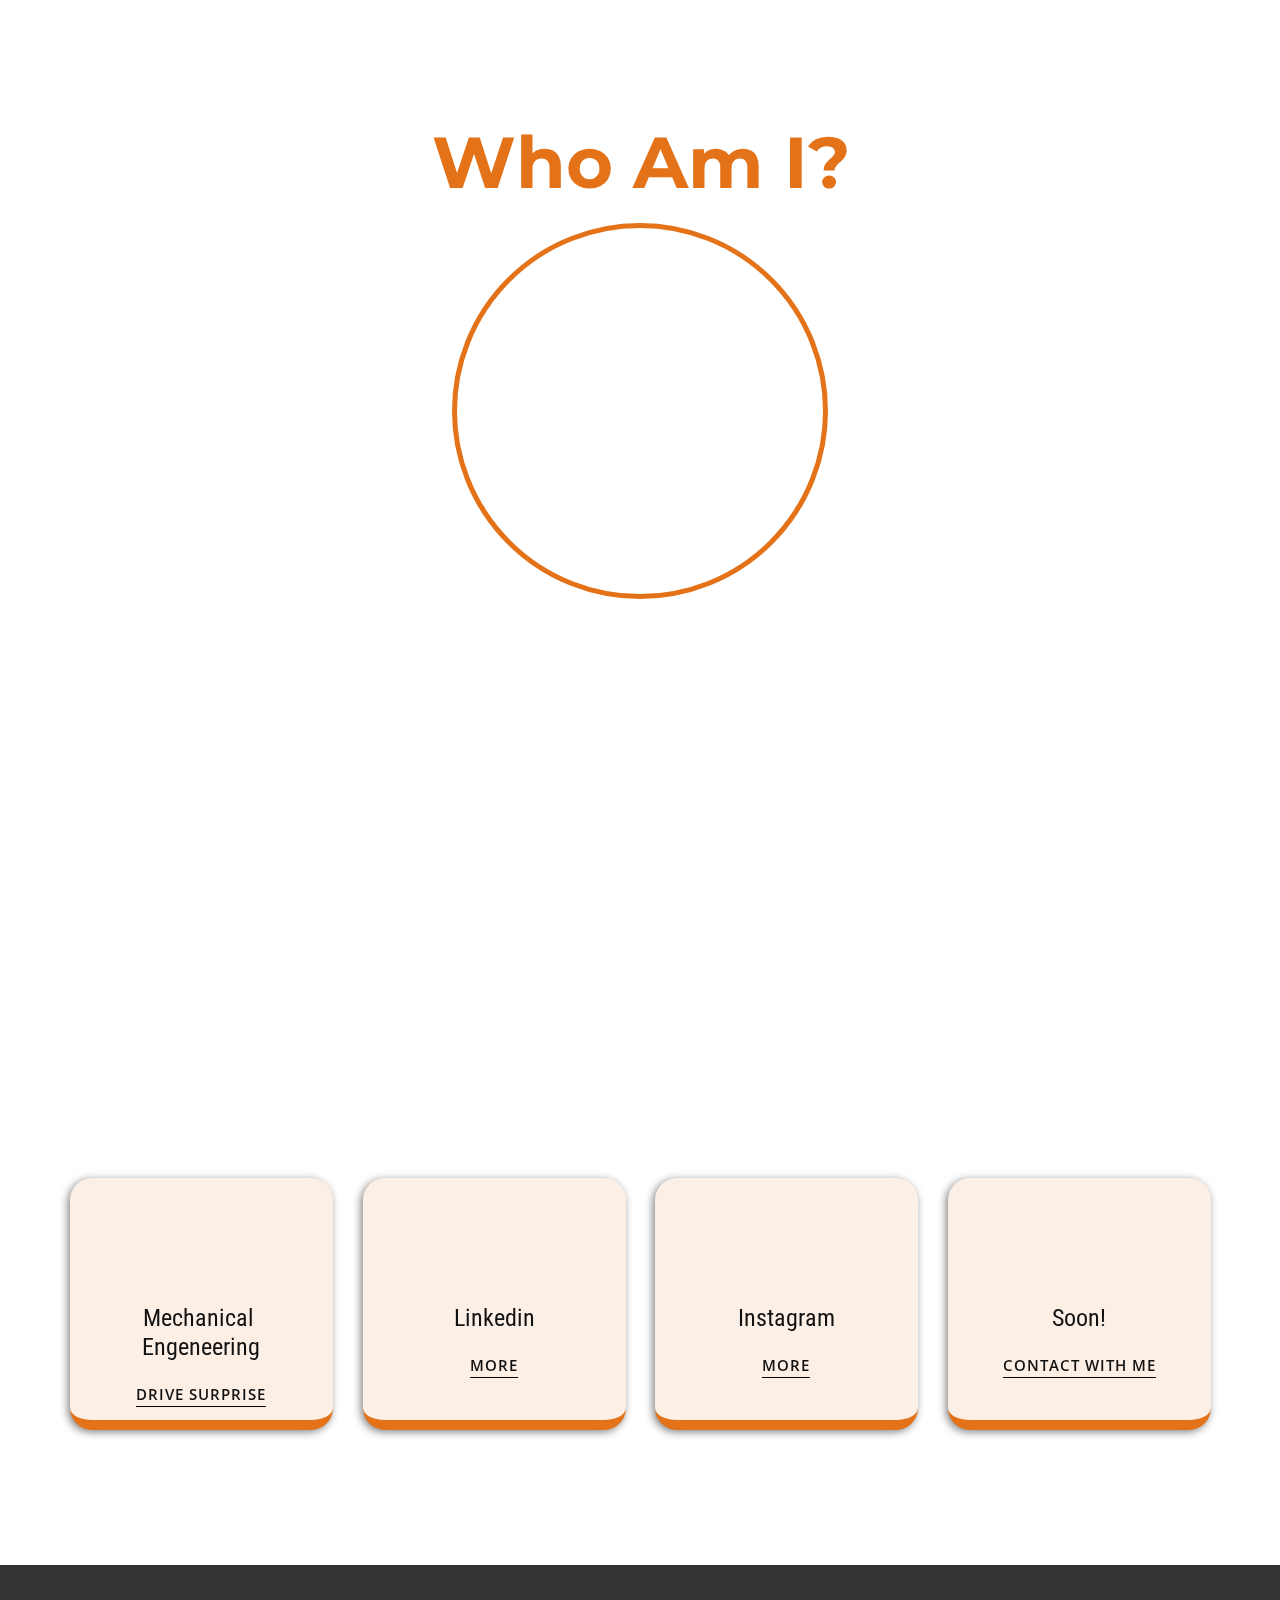
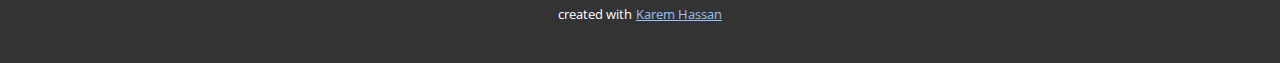
<file: index.html>
<!DOCTYPE html>
<html style="font-size: 16px;" lang="en"><head>
    <meta name="viewport" content="width=device-width, initial-scale=1.0">
    <meta charset="utf-8">
    <meta name="keywords" content="​Hello!">
    <meta name="description" content="">
    <title>Karem Hassan</title>
    <link rel="stylesheet" href="nicepage.css" media="screen">
<link rel="stylesheet" href="Karem-Hassan.css" media="screen">
    <script class="u-script" type="text/javascript" src="jquery-1.9.1.min.js" defer=""></script>
    <script class="u-script" type="text/javascript" src="nicepage.js" defer=""></script>
    <meta name="generator" content="Nicepage 5.9.14, nicepage.com">
    <link id="u-theme-google-font" rel="stylesheet" href="https://fonts.googleapis.com/css?family=Montserrat:100,100i,200,200i,300,300i,400,400i,500,500i,600,600i,700,700i,800,800i,900,900i|Open+Sans:300,300i,400,400i,500,500i,600,600i,700,700i,800,800i">
    <link id="u-page-google-font" rel="stylesheet" href="https://fonts.googleapis.com/css?family=Roboto+Condensed:300,300i,400,400i,700,700i">
    
    
    <script type="application/ld+json">{
		"@context": "http://schema.org",
		"@type": "Organization",
		"name": ""
}</script>
    <meta name="theme-color" content="#0066ff">
    <meta property="og:title" content="Karem Hassan">
    <meta property="og:type" content="website">
  <meta data-intl-tel-input-cdn-path="intlTelInput/"></head>
  <body data-home-page="https://website4842575.nicepage.io/Karem-Hassan.html?version=d7faf8b8-3d2c-4c43-9fa5-2092838668ba" data-home-page-title="Karem Hassan" class="u-body u-xl-mode" data-lang="en">
    <section class="u-align-center u-clearfix u-container-align-center-lg u-container-align-center-md u-container-align-center-sm u-container-align-center-xs u-image u-section-1" id="carousel_0852" data-image-width="1699" data-image-height="2550">
      <div class="u-clearfix u-sheet u-sheet-1">
        <h4 class="u-text u-text-body-alt-color u-text-1" data-animation-name="customAnimationIn" data-animation-duration="1500"> Get to Know Me</h4>
        <h2 class="u-text u-text-palette-2-base u-text-2" data-animation-name="customAnimationIn" data-animation-duration="1500" data-animation-delay="500"> Who Am I?</h2>
        <div class="u-border-5 u-border-palette-2-base u-image u-image-circle u-image-1" alt="" data-image-width="1536" data-image-height="2048" data-animation-name="customAnimationIn" data-animation-duration="1500"></div>
        <p class="u-text u-text-body-alt-color u-text-3" data-animation-name="customAnimationIn" data-animation-duration="1500" data-animation-delay="500"> Hello, I'm Karem Hassan, a Mechanical Engineering student from Egypt currently studying at Gaziantep University. I have a deep interest in understanding the intricacies of how things work, which led me to pursue this captivating field of study. I'm passionate about expanding my knowledge and skills in areas such as design, thermodynamics, and robotics. Additionally, I actively participate in extracurricular activities, like being part of the engineering club, where I collaborate with fellow students to organize workshops and competitions. I believe in maintaining a well-rounded approach to life by indulging in hobbies such as reading about technology advancements, playing sports, and exploring new places. I am eager to embark on this exciting journey of learning, growth, and making a meaningful contribution as an engineer.</p>
        <div class="u-expanded-width u-list u-list-1">
          <div class="u-repeater u-repeater-1">
            <div class="u-align-left u-border-10 u-border-no-left u-border-no-right u-border-no-top u-border-palette-2-base u-container-style u-list-item u-palette-2-light-3 u-radius-22 u-repeater-item u-shape-round u-list-item-1" data-animation-name="customAnimationIn" data-animation-duration="1000" data-animation-delay="250">
              <div class="u-container-layout u-similar-container u-container-layout-1"><span class="u-file-icon u-icon u-icon-1" data-animation-name="customAnimationIn" data-animation-duration="1500" data-animation-delay="750"><img src="images/8787159.png" alt=""></span>
                <h4 class="u-align-center u-custom-font u-font-roboto-condensed u-text u-text-4">Mechanical&nbsp;<br>Engeneering
                </h4>
                <a href="https://drive.google.com/drive/folders/1vuDnypiOO7njSkOOGvJGHPe9yBO9np78?usp=sharing" class="u-align-center u-border-1 u-border-active-grey-70 u-border-black u-border-hover-grey-70 u-border-no-left u-border-no-right u-border-no-top u-btn u-button-style u-none u-text-active-palette-2-base u-text-body-color u-text-hover-palette-2-base u-btn-1" target="_blank">Drive surprise</a>
              </div>
            </div>
            <div class="u-align-left u-border-10 u-border-no-left u-border-no-right u-border-no-top u-border-palette-2-base u-container-style u-list-item u-palette-2-light-3 u-radius-22 u-repeater-item u-shape-round u-video-cover u-list-item-2" data-animation-name="customAnimationIn" data-animation-duration="1000" data-animation-delay="250">
              <div class="u-container-layout u-similar-container u-container-layout-2"><span class="u-file-icon u-icon u-icon-2" data-animation-name="customAnimationIn" data-animation-duration="1500" data-animation-delay="750"><img src="images/3536505.png" alt=""></span>
                <h4 class="u-align-center u-custom-font u-font-roboto-condensed u-text u-text-5">Linkedin</h4>
                <a href="https://www.linkedin.com/in/karem-hassan-04087a214/" class="u-align-center u-border-1 u-border-active-grey-70 u-border-black u-border-hover-grey-70 u-border-no-left u-border-no-right u-border-no-top u-btn u-button-style u-none u-text-active-palette-2-base u-text-body-color u-text-hover-palette-2-base u-btn-2" target="_blank">more</a>
              </div>
            </div>
            <div class="u-align-left u-border-10 u-border-no-left u-border-no-right u-border-no-top u-border-palette-2-base u-container-style u-list-item u-palette-2-light-3 u-radius-22 u-repeater-item u-shape-round u-video-cover u-list-item-3" data-animation-name="customAnimationIn" data-animation-duration="1000" data-animation-delay="250">
              <div class="u-container-layout u-similar-container u-container-layout-3"><span class="u-file-icon u-icon u-icon-3" data-animation-name="customAnimationIn" data-animation-duration="1500" data-animation-delay="750"><img src="images/2111463.png" alt=""></span>
                <h4 class="u-align-center u-custom-font u-font-roboto-condensed u-text u-text-6"> Instagram</h4>
                <a href="https://www.instagram.com/karimbbx/" class="u-align-center u-border-1 u-border-active-grey-70 u-border-black u-border-hover-grey-70 u-border-no-left u-border-no-right u-border-no-top u-btn u-button-style u-none u-text-active-palette-2-base u-text-body-color u-text-hover-palette-2-base u-btn-3" target="_blank">more</a>
              </div>
            </div>
            <div class="u-align-left u-border-10 u-border-no-left u-border-no-right u-border-no-top u-border-palette-2-base u-container-style u-list-item u-palette-2-light-3 u-radius-22 u-repeater-item u-shape-round u-video-cover u-list-item-4" data-animation-name="customAnimationIn" data-animation-duration="1000" data-animation-delay="250">
              <div class="u-container-layout u-similar-container u-container-layout-4"><span class="u-file-icon u-icon u-icon-4" data-animation-name="customAnimationIn" data-animation-duration="1500" data-animation-delay="750"><img src="images/7187024.png" alt=""></span>
                <h4 class="u-align-center u-custom-font u-font-roboto-condensed u-text u-text-7">Soon!</h4>
                <a href="mailto:kmhmd84541@gmail.com" class="u-align-center u-border-1 u-border-active-grey-70 u-border-black u-border-hover-grey-70 u-border-no-left u-border-no-right u-border-no-top u-btn u-button-style u-none u-text-active-palette-2-base u-text-body-color u-text-hover-palette-2-base u-btn-4" target="_blank">Contact with me</a>
              </div>
            </div>
          </div>
        </div>
        <quillbot-extension style="position: absolute; top: 0px; pointer-events: none;" class="u-absolute-hcenter-lg u-absolute-hcenter-md u-absolute-hcenter-sm u-absolute-hcenter-xs"></quillbot-extension>
        <quillbot-extension-highlights style="position: absolute; top: 0px; pointer-events: none;" class="u-absolute-hcenter-lg u-absolute-hcenter-md u-absolute-hcenter-sm u-absolute-hcenter-xs"></quillbot-extension-highlights>
      </div>
    </section>
    
    
    
    <section class="u-backlink u-clearfix u-grey-80">
      <p class="u-text">
        <span>created with</span>
      </p>
      <a class="u-link" href="https://www.linkedin.com/in/karem-hassan-04087a214/" target="_blank">
        <span>Karem Hassan</span>
      </a>
    </section>
  
</body></html>
</file>
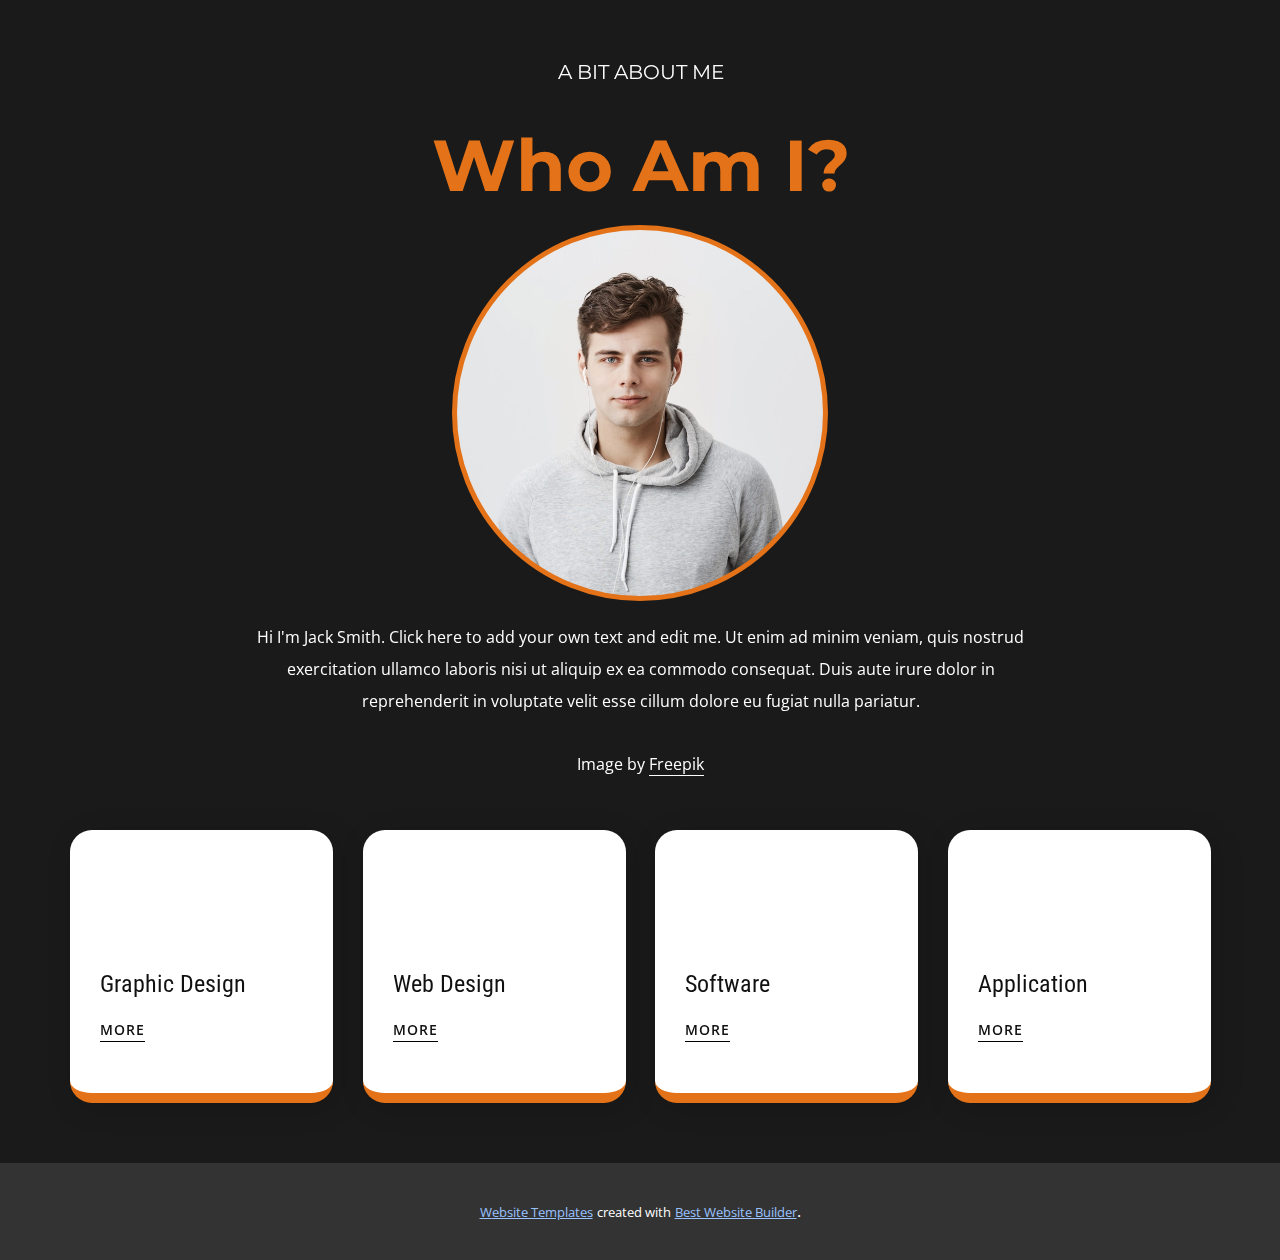
<file: Copy-of-new3-2.html>
<!DOCTYPE html>
<html style="font-size: 16px;" lang="en"><head>
    <meta name="viewport" content="width=device-width, initial-scale=1.0">
    <meta charset="utf-8">
    <meta name="keywords" content="​Hello!">
    <meta name="description" content="">
    <title>Copy of new3 2</title>
    <link rel="stylesheet" href="nicepage.css" media="screen">
<link rel="stylesheet" href="Copy-of-new3-2.css" media="screen">
    <script class="u-script" type="text/javascript" src="jquery-1.9.1.min.js" defer=""></script>
    <script class="u-script" type="text/javascript" src="nicepage.js" defer=""></script>
    <meta name="generator" content="Nicepage 5.9.14, nicepage.com">
    <link id="u-theme-google-font" rel="stylesheet" href="https://fonts.googleapis.com/css?family=Montserrat:100,100i,200,200i,300,300i,400,400i,500,500i,600,600i,700,700i,800,800i,900,900i|Open+Sans:300,300i,400,400i,500,500i,600,600i,700,700i,800,800i">
    <link id="u-page-google-font" rel="stylesheet" href="https://fonts.googleapis.com/css?family=Roboto+Condensed:300,300i,400,400i,700,700i">
    
    
    <script type="application/ld+json">{
		"@context": "http://schema.org",
		"@type": "Organization",
		"name": ""
}</script>
    <meta name="theme-color" content="#0066ff">
    <meta property="og:title" content="Copy of new3 2">
    <meta property="og:type" content="website">
  <meta data-intl-tel-input-cdn-path="intlTelInput/"></head>
  <body class="u-body u-xl-mode" data-lang="en">
    <section class="u-align-center u-clearfix u-grey-90 u-section-1" id="carousel_0852">
      <div class="u-clearfix u-sheet u-valign-middle u-sheet-1">
        <h4 class="u-text u-text-1" data-animation-name="customAnimationIn" data-animation-duration="1500"> A Bit About Me</h4>
        <h2 class="u-text u-text-palette-2-base u-text-2" data-animation-name="customAnimationIn" data-animation-duration="1500" data-animation-delay="500"> Who Am I?</h2>
        <div class="u-border-5 u-border-palette-2-base u-image u-image-circle u-image-1" alt="" data-image-width="714" data-image-height="714" data-animation-name="customAnimationIn" data-animation-duration="1500"></div>
        <p class="u-text u-text-3" data-animation-name="customAnimationIn" data-animation-duration="1500" data-animation-delay="500"> Hi I'm Jack Smith. Click here to add your own text and edit me. ​Ut enim ad minim veniam, quis nostrud exercitation ullamco laboris nisi ut aliquip ex ea commodo consequat. Duis aute irure dolor in reprehenderit in voluptate velit esse cillum dolore eu fugiat nulla pariatur. </p>
        <p class="u-text u-text-4" data-animation-name="customAnimationIn" data-animation-duration="1500" data-animation-delay="500">Image by <a href="https://www.freepik.com/photos/people" class="u-border-1 u-border-active-palette-2-base u-border-hover-palette-2-base u-border-no-left u-border-no-right u-border-no-top u-border-white u-bottom-left-radius-0 u-bottom-right-radius-0 u-btn u-button-link u-button-style u-none u-radius-0 u-text-body-alt-color u-top-left-radius-0 u-top-right-radius-0 u-btn-1" target="_blank">Freepik</a>
        </p>
        <div class="u-expanded-width u-list u-list-1">
          <div class="u-repeater u-repeater-1">
            <div class="u-align-center-xs u-align-left-lg u-align-left-md u-align-left-sm u-align-left-xl u-border-10 u-border-no-left u-border-no-right u-border-no-top u-border-palette-2-base u-container-style u-list-item u-radius-22 u-repeater-item u-shape-round u-white u-list-item-1" data-animation-name="customAnimationIn" data-animation-duration="1500" data-animation-delay="250">
              <div class="u-container-layout u-similar-container u-valign-top u-container-layout-1"><span class="u-file-icon u-icon u-text-palette-2-base u-icon-1" data-animation-name="customAnimationIn" data-animation-duration="1500" data-animation-delay="750"><img src="images/841589-7bfd0878.png" alt=""></span>
                <h4 class="u-custom-font u-font-roboto-condensed u-text u-text-5"> Graphic Design</h4>
                <a href="https://nicepage.site" class="u-border-1 u-border-active-grey-70 u-border-black u-border-hover-grey-70 u-border-no-left u-border-no-right u-border-no-top u-bottom-left-radius-0 u-bottom-right-radius-0 u-btn u-button-style u-none u-radius-0 u-text-active-palette-2-base u-text-body-color u-text-hover-palette-2-base u-top-left-radius-0 u-top-right-radius-0 u-btn-2">more</a>
              </div>
            </div>
            <div class="u-align-center-xs u-align-left-lg u-align-left-md u-align-left-sm u-align-left-xl u-border-10 u-border-no-left u-border-no-right u-border-no-top u-border-palette-2-base u-container-style u-list-item u-radius-22 u-repeater-item u-shape-round u-video-cover u-white u-list-item-2" data-animation-name="customAnimationIn" data-animation-duration="1500" data-animation-delay="250">
              <div class="u-container-layout u-similar-container u-valign-top u-container-layout-2"><span class="u-file-icon u-icon u-text-palette-2-base u-icon-2" data-animation-name="customAnimationIn" data-animation-duration="1500" data-animation-delay="750"><img src="images/7317709-413bd733.png" alt=""></span>
                <h4 class="u-custom-font u-font-roboto-condensed u-text u-text-6"> Web Design</h4>
                <a href="https://nicepage.site" class="u-border-1 u-border-active-grey-70 u-border-black u-border-hover-grey-70 u-border-no-left u-border-no-right u-border-no-top u-bottom-left-radius-0 u-bottom-right-radius-0 u-btn u-button-style u-none u-radius-0 u-text-active-palette-2-base u-text-body-color u-text-hover-palette-2-base u-top-left-radius-0 u-top-right-radius-0 u-btn-3">more</a>
              </div>
            </div>
            <div class="u-align-center-xs u-align-left-lg u-align-left-md u-align-left-sm u-align-left-xl u-border-10 u-border-no-left u-border-no-right u-border-no-top u-border-palette-2-base u-container-style u-list-item u-radius-22 u-repeater-item u-shape-round u-video-cover u-white u-list-item-3" data-animation-name="customAnimationIn" data-animation-duration="1500" data-animation-delay="250">
              <div class="u-container-layout u-similar-container u-valign-top u-container-layout-3"><span class="u-file-icon u-icon u-text-palette-2-base u-icon-3" data-animation-name="customAnimationIn" data-animation-duration="1500" data-animation-delay="750"><img src="images/4552640-083761b0.png" alt=""></span>
                <h4 class="u-custom-font u-font-roboto-condensed u-text u-text-7"> Software</h4>
                <a href="https://nicepage.com" class="u-border-1 u-border-active-grey-70 u-border-black u-border-hover-grey-70 u-border-no-left u-border-no-right u-border-no-top u-bottom-left-radius-0 u-bottom-right-radius-0 u-btn u-button-style u-none u-radius-0 u-text-active-palette-2-base u-text-body-color u-text-hover-palette-2-base u-top-left-radius-0 u-top-right-radius-0 u-btn-4">more</a>
              </div>
            </div>
            <div class="u-align-center-xs u-align-left-lg u-align-left-md u-align-left-sm u-align-left-xl u-border-10 u-border-no-left u-border-no-right u-border-no-top u-border-palette-2-base u-container-style u-list-item u-radius-22 u-repeater-item u-shape-round u-video-cover u-white u-list-item-4" data-animation-name="customAnimationIn" data-animation-duration="1500" data-animation-delay="250">
              <div class="u-container-layout u-similar-container u-valign-top u-container-layout-4"><span class="u-file-icon u-icon u-text-palette-2-base u-icon-4" data-animation-name="customAnimationIn" data-animation-duration="1500" data-animation-delay="750"><img src="images/4640602-7dbc5a8c.png" alt=""></span>
                <h4 class="u-custom-font u-font-roboto-condensed u-text u-text-8"> Application</h4>
                <a href="https://nicepage.com/k/presentation-html-templates" class="u-border-1 u-border-active-grey-70 u-border-black u-border-hover-grey-70 u-border-no-left u-border-no-right u-border-no-top u-bottom-left-radius-0 u-bottom-right-radius-0 u-btn u-button-style u-none u-radius-0 u-text-active-palette-2-base u-text-body-color u-text-hover-palette-2-base u-top-left-radius-0 u-top-right-radius-0 u-btn-5">more</a>
              </div>
            </div>
          </div>
        </div>
      </div>
    </section>
    
    
    
    <section class="u-backlink u-clearfix u-grey-80">
      <a class="u-link" href="https://nicepage.com/website-templates" target="_blank">
        <span>Website Templates</span>
      </a>
      <p class="u-text">
        <span>created with</span>
      </p>
      <a class="u-link" href="https://nicepage.online" target="_blank">
        <span>Best Website Builder</span>
      </a>. 
    </section>
  
</body></html>
</file>
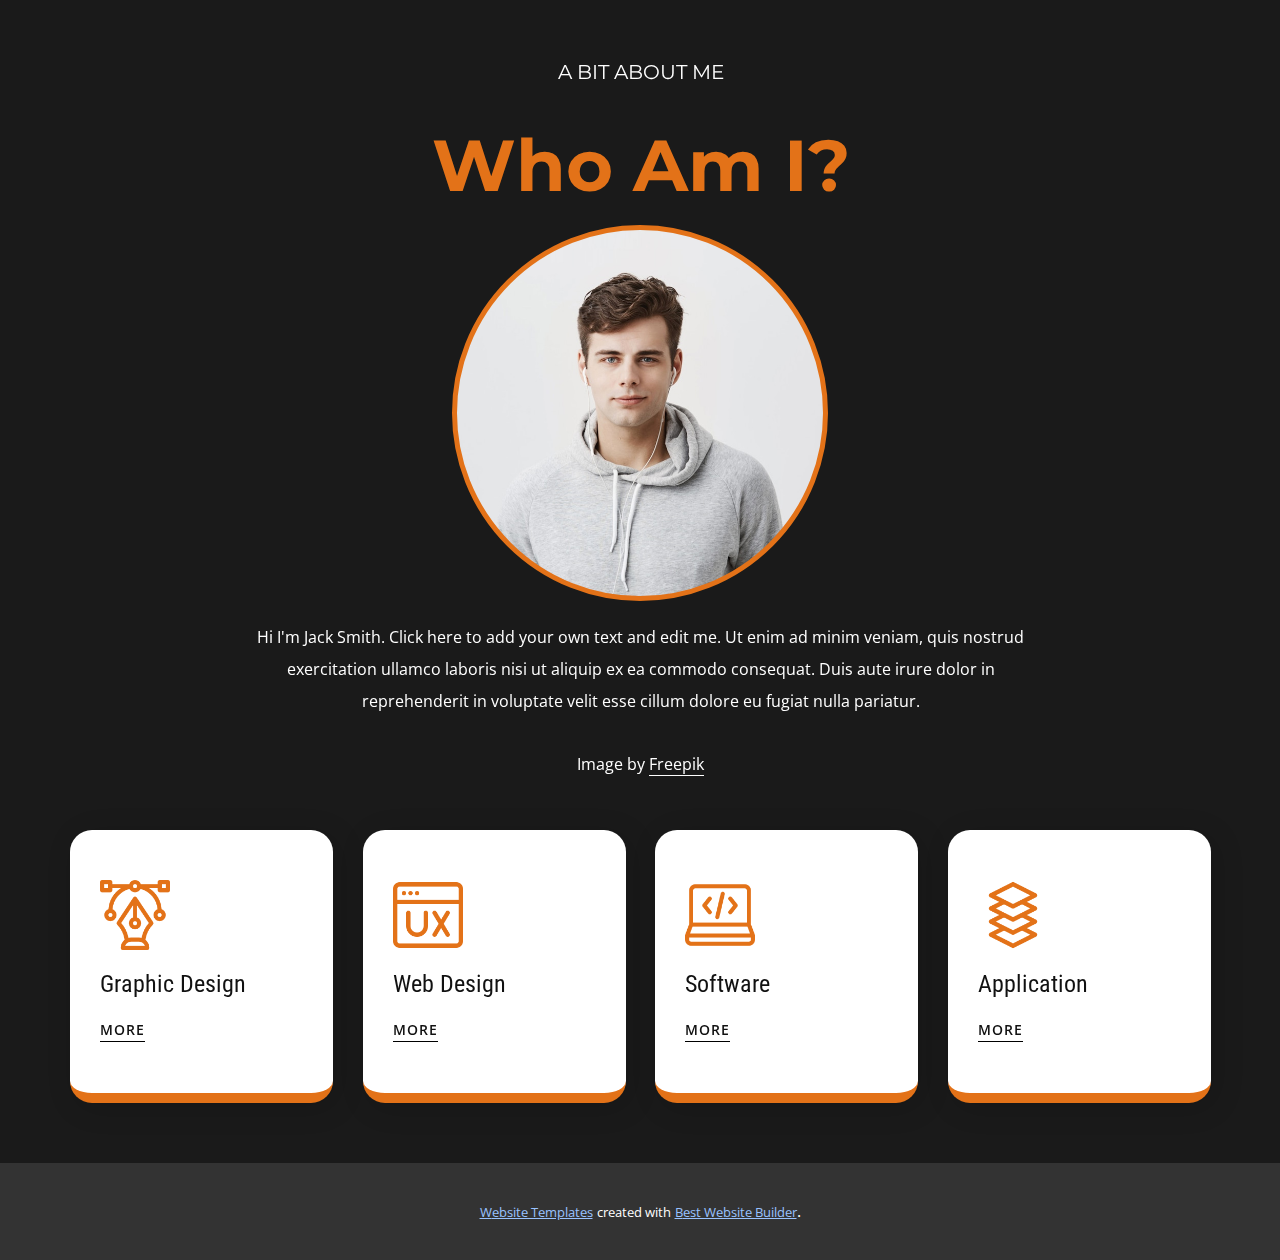
<file: Copy-of-new3-3.html>
<!DOCTYPE html>
<html style="font-size: 16px;" lang="en"><head>
    <meta name="viewport" content="width=device-width, initial-scale=1.0">
    <meta charset="utf-8">
    <meta name="keywords" content="​Hello!">
    <meta name="description" content="">
    <title>Copy of new3 3</title>
    <link rel="stylesheet" href="nicepage.css" media="screen">
<link rel="stylesheet" href="Copy-of-new3-3.css" media="screen">
    <script class="u-script" type="text/javascript" src="jquery-1.9.1.min.js" defer=""></script>
    <script class="u-script" type="text/javascript" src="nicepage.js" defer=""></script>
    <meta name="generator" content="Nicepage 5.9.14, nicepage.com">
    <link id="u-theme-google-font" rel="stylesheet" href="https://fonts.googleapis.com/css?family=Montserrat:100,100i,200,200i,300,300i,400,400i,500,500i,600,600i,700,700i,800,800i,900,900i|Open+Sans:300,300i,400,400i,500,500i,600,600i,700,700i,800,800i">
    <link id="u-page-google-font" rel="stylesheet" href="https://fonts.googleapis.com/css?family=Roboto+Condensed:300,300i,400,400i,700,700i">
    
    
    <script type="application/ld+json">{
		"@context": "http://schema.org",
		"@type": "Organization",
		"name": ""
}</script>
    <meta name="theme-color" content="#0066ff">
    <meta property="og:title" content="Copy of new3 3">
    <meta property="og:type" content="website">
  <meta data-intl-tel-input-cdn-path="intlTelInput/"></head>
  <body class="u-body u-xl-mode" data-lang="en">
    <section class="u-align-center u-clearfix u-grey-90 u-section-1" id="carousel_0852">
      <div class="u-clearfix u-sheet u-valign-middle u-sheet-1">
        <h4 class="u-text u-text-1" data-animation-name="customAnimationIn" data-animation-duration="1500"> A Bit About Me</h4>
        <h2 class="u-text u-text-palette-2-base u-text-2" data-animation-name="customAnimationIn" data-animation-duration="1500" data-animation-delay="500"> Who Am I?</h2>
        <div class="u-border-5 u-border-palette-2-base u-image u-image-circle u-image-1" alt="" data-image-width="714" data-image-height="714" data-animation-name="customAnimationIn" data-animation-duration="1500"></div>
        <p class="u-text u-text-3" data-animation-name="customAnimationIn" data-animation-duration="1500" data-animation-delay="500"> Hi I'm Jack Smith. Click here to add your own text and edit me. ​Ut enim ad minim veniam, quis nostrud exercitation ullamco laboris nisi ut aliquip ex ea commodo consequat. Duis aute irure dolor in reprehenderit in voluptate velit esse cillum dolore eu fugiat nulla pariatur. </p>
        <p class="u-text u-text-4" data-animation-name="customAnimationIn" data-animation-duration="1500" data-animation-delay="500">Image by <a href="https://www.freepik.com/photos/people" class="u-border-1 u-border-active-palette-2-base u-border-hover-palette-2-base u-border-no-left u-border-no-right u-border-no-top u-border-white u-bottom-left-radius-0 u-bottom-right-radius-0 u-btn u-button-link u-button-style u-none u-radius-0 u-text-body-alt-color u-top-left-radius-0 u-top-right-radius-0 u-btn-1" target="_blank">Freepik</a>
        </p>
        <div class="u-expanded-width u-list u-list-1">
          <div class="u-repeater u-repeater-1">
            <div class="u-align-center-xs u-align-left-lg u-align-left-md u-align-left-sm u-align-left-xl u-border-10 u-border-no-left u-border-no-right u-border-no-top u-border-palette-2-base u-container-style u-list-item u-radius-22 u-repeater-item u-shape-round u-white u-list-item-1" data-animation-name="customAnimationIn" data-animation-duration="1500" data-animation-delay="250">
              <div class="u-container-layout u-similar-container u-valign-top u-container-layout-1"><span class="u-file-icon u-icon u-text-palette-2-base u-icon-1" data-animation-name="customAnimationIn" data-animation-duration="1500" data-animation-delay="750"><img src="images/841589-7bfd0878.png" alt=""></span>
                <h4 class="u-custom-font u-font-roboto-condensed u-text u-text-5"> Graphic Design</h4>
                <a href="https://nicepage.site" class="u-border-1 u-border-active-grey-70 u-border-black u-border-hover-grey-70 u-border-no-left u-border-no-right u-border-no-top u-bottom-left-radius-0 u-bottom-right-radius-0 u-btn u-button-style u-none u-radius-0 u-text-active-palette-2-base u-text-body-color u-text-hover-palette-2-base u-top-left-radius-0 u-top-right-radius-0 u-btn-2">more</a>
              </div>
            </div>
            <div class="u-align-center-xs u-align-left-lg u-align-left-md u-align-left-sm u-align-left-xl u-border-10 u-border-no-left u-border-no-right u-border-no-top u-border-palette-2-base u-container-style u-list-item u-radius-22 u-repeater-item u-shape-round u-video-cover u-white u-list-item-2" data-animation-name="customAnimationIn" data-animation-duration="1500" data-animation-delay="250">
              <div class="u-container-layout u-similar-container u-valign-top u-container-layout-2"><span class="u-file-icon u-icon u-text-palette-2-base u-icon-2" data-animation-name="customAnimationIn" data-animation-duration="1500" data-animation-delay="750"><img src="images/7317709-413bd733.png" alt=""></span>
                <h4 class="u-custom-font u-font-roboto-condensed u-text u-text-6"> Web Design</h4>
                <a href="https://nicepage.site" class="u-border-1 u-border-active-grey-70 u-border-black u-border-hover-grey-70 u-border-no-left u-border-no-right u-border-no-top u-bottom-left-radius-0 u-bottom-right-radius-0 u-btn u-button-style u-none u-radius-0 u-text-active-palette-2-base u-text-body-color u-text-hover-palette-2-base u-top-left-radius-0 u-top-right-radius-0 u-btn-3">more</a>
              </div>
            </div>
            <div class="u-align-center-xs u-align-left-lg u-align-left-md u-align-left-sm u-align-left-xl u-border-10 u-border-no-left u-border-no-right u-border-no-top u-border-palette-2-base u-container-style u-list-item u-radius-22 u-repeater-item u-shape-round u-video-cover u-white u-list-item-3" data-animation-name="customAnimationIn" data-animation-duration="1500" data-animation-delay="250">
              <div class="u-container-layout u-similar-container u-valign-top u-container-layout-3"><span class="u-file-icon u-icon u-text-palette-2-base u-icon-3" data-animation-name="customAnimationIn" data-animation-duration="1500" data-animation-delay="750"><img src="images/4552640-083761b0.png" alt=""></span>
                <h4 class="u-custom-font u-font-roboto-condensed u-text u-text-7"> Software</h4>
                <a href="https://nicepage.com" class="u-border-1 u-border-active-grey-70 u-border-black u-border-hover-grey-70 u-border-no-left u-border-no-right u-border-no-top u-bottom-left-radius-0 u-bottom-right-radius-0 u-btn u-button-style u-none u-radius-0 u-text-active-palette-2-base u-text-body-color u-text-hover-palette-2-base u-top-left-radius-0 u-top-right-radius-0 u-btn-4">more</a>
              </div>
            </div>
            <div class="u-align-center-xs u-align-left-lg u-align-left-md u-align-left-sm u-align-left-xl u-border-10 u-border-no-left u-border-no-right u-border-no-top u-border-palette-2-base u-container-style u-list-item u-radius-22 u-repeater-item u-shape-round u-video-cover u-white u-list-item-4" data-animation-name="customAnimationIn" data-animation-duration="1500" data-animation-delay="250">
              <div class="u-container-layout u-similar-container u-valign-top u-container-layout-4"><span class="u-file-icon u-icon u-text-palette-2-base u-icon-4" data-animation-name="customAnimationIn" data-animation-duration="1500" data-animation-delay="750"><img src="images/4640602-7dbc5a8c.png" alt=""></span>
                <h4 class="u-custom-font u-font-roboto-condensed u-text u-text-8"> Application</h4>
                <a href="https://nicepage.com/k/presentation-html-templates" class="u-border-1 u-border-active-grey-70 u-border-black u-border-hover-grey-70 u-border-no-left u-border-no-right u-border-no-top u-bottom-left-radius-0 u-bottom-right-radius-0 u-btn u-button-style u-none u-radius-0 u-text-active-palette-2-base u-text-body-color u-text-hover-palette-2-base u-top-left-radius-0 u-top-right-radius-0 u-btn-5">more</a>
              </div>
            </div>
          </div>
        </div>
      </div>
    </section>
    
    
    
    <section class="u-backlink u-clearfix u-grey-80">
      <a class="u-link" href="https://nicepage.com/website-templates" target="_blank">
        <span>Website Templates</span>
      </a>
      <p class="u-text">
        <span>created with</span>
      </p>
      <a class="u-link" href="https://nicepage.online" target="_blank">
        <span>Best Website Builder</span>
      </a>. 
    </section>
  
</body></html>
</file>
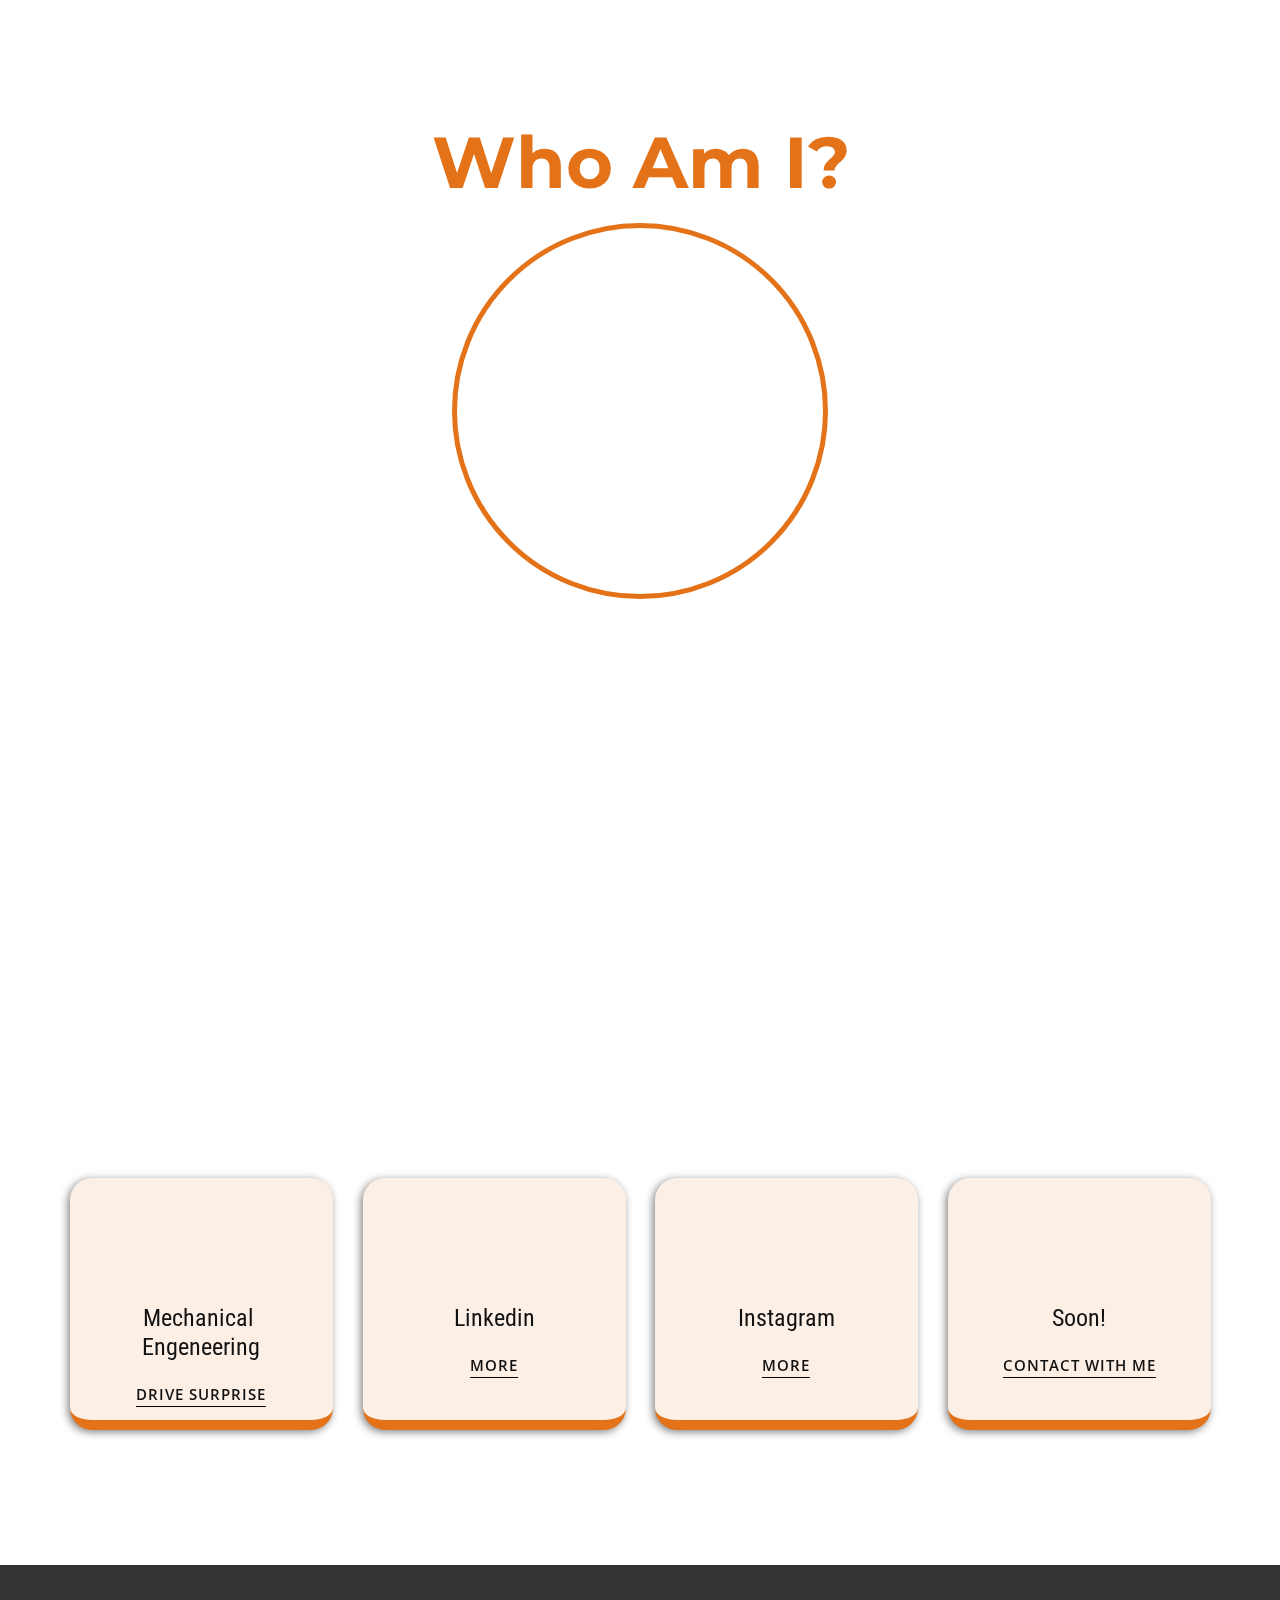
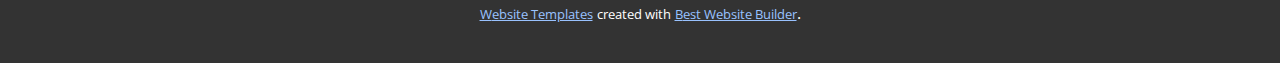
<file: Karem-Hassan.html>
<!DOCTYPE html>
<html style="font-size: 16px;" lang="en"><head>
    <meta name="viewport" content="width=device-width, initial-scale=1.0">
    <meta charset="utf-8">
    <meta name="keywords" content="​Hello!">
    <meta name="description" content="">
    <title>Karem Hassan</title>
    <link rel="stylesheet" href="nicepage.css" media="screen">
<link rel="stylesheet" href="Karem-Hassan.css" media="screen">
    <script class="u-script" type="text/javascript" src="jquery-1.9.1.min.js" defer=""></script>
    <script class="u-script" type="text/javascript" src="nicepage.js" defer=""></script>
    <meta name="generator" content="Nicepage 5.9.14, nicepage.com">
    <link id="u-theme-google-font" rel="stylesheet" href="https://fonts.googleapis.com/css?family=Montserrat:100,100i,200,200i,300,300i,400,400i,500,500i,600,600i,700,700i,800,800i,900,900i|Open+Sans:300,300i,400,400i,500,500i,600,600i,700,700i,800,800i">
    <link id="u-page-google-font" rel="stylesheet" href="https://fonts.googleapis.com/css?family=Roboto+Condensed:300,300i,400,400i,700,700i">
    
    
    <script type="application/ld+json">{
		"@context": "http://schema.org",
		"@type": "Organization",
		"name": ""
}</script>
    <meta name="theme-color" content="#0066ff">
    <meta property="og:title" content="Karem Hassan">
    <meta property="og:type" content="website">
  <meta data-intl-tel-input-cdn-path="intlTelInput/"></head>
  <body class="u-body u-xl-mode" data-lang="en">
    <section class="u-align-center u-clearfix u-container-align-center-lg u-container-align-center-md u-container-align-center-sm u-container-align-center-xs u-image u-section-1" id="carousel_0852" data-image-width="1699" data-image-height="2550">
      <div class="u-clearfix u-sheet u-sheet-1">
        <h4 class="u-text u-text-body-alt-color u-text-1" data-animation-name="customAnimationIn" data-animation-duration="1500"> Get to Know Me</h4>
        <h2 class="u-text u-text-palette-2-base u-text-2" data-animation-name="customAnimationIn" data-animation-duration="1500" data-animation-delay="500"> Who Am I?</h2>
        <div class="u-border-5 u-border-palette-2-base u-image u-image-circle u-image-1" alt="" data-image-width="1536" data-image-height="2048" data-animation-name="customAnimationIn" data-animation-duration="1500"></div>
        <p class="u-text u-text-body-alt-color u-text-3" data-animation-name="customAnimationIn" data-animation-duration="1500" data-animation-delay="500"> Hello, I'm Karem Hassan, a Mechanical Engineering student from Egypt currently studying at Gaziantep University. I have a deep interest in understanding the intricacies of how things work, which led me to pursue this captivating field of study. I'm passionate about expanding my knowledge and skills in areas such as design, thermodynamics, and robotics. Additionally, I actively participate in extracurricular activities, like being part of the engineering club, where I collaborate with fellow students to organize workshops and competitions. I believe in maintaining a well-rounded approach to life by indulging in hobbies such as reading about technology advancements, playing sports, and exploring new places. I am eager to embark on this exciting journey of learning, growth, and making a meaningful contribution as an engineer.</p>
        <div class="u-expanded-width u-list u-list-1">
          <div class="u-repeater u-repeater-1">
            <div class="u-align-left u-border-10 u-border-no-left u-border-no-right u-border-no-top u-border-palette-2-base u-container-style u-list-item u-palette-2-light-3 u-radius-22 u-repeater-item u-shape-round u-list-item-1" data-animation-name="customAnimationIn" data-animation-duration="1000" data-animation-delay="250">
              <div class="u-container-layout u-similar-container u-container-layout-1"><span class="u-file-icon u-icon u-icon-1" data-animation-name="customAnimationIn" data-animation-duration="1500" data-animation-delay="750"><img src="images/8787159.png" alt=""></span>
                <h4 class="u-align-center u-custom-font u-font-roboto-condensed u-text u-text-4">Mechanical&nbsp;<br>Engeneering
                </h4>
                <a href="https://drive.google.com/drive/folders/1vuDnypiOO7njSkOOGvJGHPe9yBO9np78?usp=sharing" class="u-align-center u-border-1 u-border-active-grey-70 u-border-black u-border-hover-grey-70 u-border-no-left u-border-no-right u-border-no-top u-btn u-button-style u-none u-text-active-palette-2-base u-text-body-color u-text-hover-palette-2-base u-btn-1" target="_blank">Drive surprise</a>
              </div>
            </div>
            <div class="u-align-left u-border-10 u-border-no-left u-border-no-right u-border-no-top u-border-palette-2-base u-container-style u-list-item u-palette-2-light-3 u-radius-22 u-repeater-item u-shape-round u-video-cover u-list-item-2" data-animation-name="customAnimationIn" data-animation-duration="1000" data-animation-delay="250">
              <div class="u-container-layout u-similar-container u-container-layout-2"><span class="u-file-icon u-icon u-icon-2" data-animation-name="customAnimationIn" data-animation-duration="1500" data-animation-delay="750"><img src="images/3536505.png" alt=""></span>
                <h4 class="u-align-center u-custom-font u-font-roboto-condensed u-text u-text-5">Linkedin</h4>
                <a href="https://www.linkedin.com/in/karem-hassan-04087a214/" class="u-align-center u-border-1 u-border-active-grey-70 u-border-black u-border-hover-grey-70 u-border-no-left u-border-no-right u-border-no-top u-btn u-button-style u-none u-text-active-palette-2-base u-text-body-color u-text-hover-palette-2-base u-btn-2" target="_blank">more</a>
              </div>
            </div>
            <div class="u-align-left u-border-10 u-border-no-left u-border-no-right u-border-no-top u-border-palette-2-base u-container-style u-list-item u-palette-2-light-3 u-radius-22 u-repeater-item u-shape-round u-video-cover u-list-item-3" data-animation-name="customAnimationIn" data-animation-duration="1000" data-animation-delay="250">
              <div class="u-container-layout u-similar-container u-container-layout-3"><span class="u-file-icon u-icon u-icon-3" data-animation-name="customAnimationIn" data-animation-duration="1500" data-animation-delay="750"><img src="images/2111463.png" alt=""></span>
                <h4 class="u-align-center u-custom-font u-font-roboto-condensed u-text u-text-6"> Instagram</h4>
                <a href="https://www.linkedin.com/in/karem-hassan-04087a214/" class="u-align-center u-border-1 u-border-active-grey-70 u-border-black u-border-hover-grey-70 u-border-no-left u-border-no-right u-border-no-top u-btn u-button-style u-none u-text-active-palette-2-base u-text-body-color u-text-hover-palette-2-base u-btn-3" target="_blank">more</a>
              </div>
            </div>
            <div class="u-align-left u-border-10 u-border-no-left u-border-no-right u-border-no-top u-border-palette-2-base u-container-style u-list-item u-palette-2-light-3 u-radius-22 u-repeater-item u-shape-round u-video-cover u-list-item-4" data-animation-name="customAnimationIn" data-animation-duration="1000" data-animation-delay="250">
              <div class="u-container-layout u-similar-container u-container-layout-4"><span class="u-file-icon u-icon u-icon-4" data-animation-name="customAnimationIn" data-animation-duration="1500" data-animation-delay="750"><img src="images/7187024.png" alt=""></span>
                <h4 class="u-align-center u-custom-font u-font-roboto-condensed u-text u-text-7">Soon!</h4>
                <a href="mailto:kmhmd84541@gmail.com" class="u-align-center u-border-1 u-border-active-grey-70 u-border-black u-border-hover-grey-70 u-border-no-left u-border-no-right u-border-no-top u-btn u-button-style u-none u-text-active-palette-2-base u-text-body-color u-text-hover-palette-2-base u-btn-4" target="_blank">Contact with me</a>
              </div>
            </div>
          </div>
        </div>
        <quillbot-extension style="position: absolute; top: 0px; pointer-events: none;" class="u-absolute-hcenter-lg u-absolute-hcenter-md u-absolute-hcenter-sm u-absolute-hcenter-xs"></quillbot-extension>
        <quillbot-extension-highlights style="position: absolute; top: 0px; pointer-events: none;" class="u-absolute-hcenter-lg u-absolute-hcenter-md u-absolute-hcenter-sm u-absolute-hcenter-xs"></quillbot-extension-highlights>
      </div>
    </section>
    
    
    
    <section class="u-backlink u-clearfix u-grey-80">
      <a class="u-link" href="https://nicepage.com/website-templates" target="_blank">
        <span>Website Templates</span>
      </a>
      <p class="u-text">
        <span>created with</span>
      </p>
      <a class="u-link" href="https://nicepage.online" target="_blank">
        <span>Best Website Builder</span>
      </a>. 
    </section>
  
</body></html>
</file>
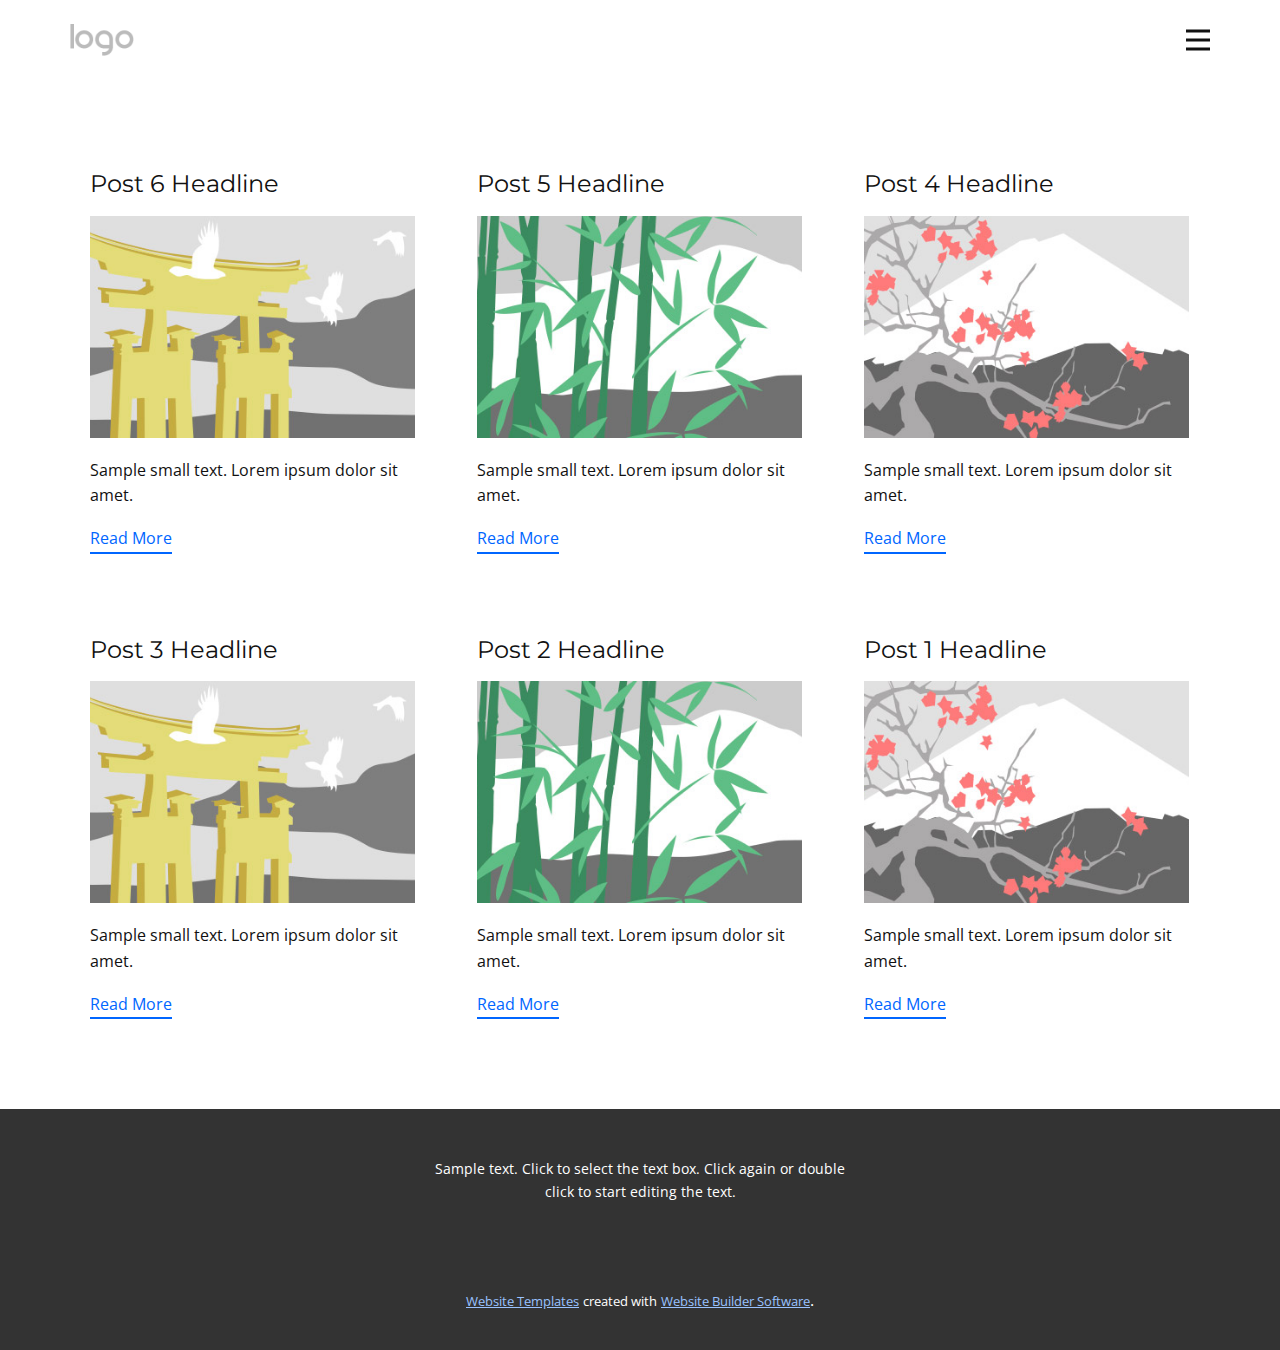
<file: blog/blog.html>
<!DOCTYPE html>
<html style="font-size: 16px;" lang="en"><head>
    <meta name="viewport" content="width=device-width, initial-scale=1.0">
    <meta charset="utf-8">
    <meta name="keywords" content="">
    <meta name="description" content="">
    <title>Blog Template</title>
    <link rel="stylesheet" href="../nicepage.css" media="screen">
<link rel="stylesheet" href="../Blog-Template.css" media="screen">
    <script class="u-script" type="text/javascript" src="../jquery-1.9.1.min.js" defer=""></script>
    <script class="u-script" type="text/javascript" src="../nicepage.js" defer=""></script>
    <meta name="generator" content="Nicepage 5.9.14, nicepage.com">
    <link id="u-theme-google-font" rel="stylesheet" href="https://fonts.googleapis.com/css?family=Montserrat:100,100i,200,200i,300,300i,400,400i,500,500i,600,600i,700,700i,800,800i,900,900i|Open+Sans:300,300i,400,400i,500,500i,600,600i,700,700i,800,800i">
    
    
    <script type="application/ld+json">{
		"@context": "http://schema.org",
		"@type": "Organization",
		"name": "",
		"logo": "images/default-logo.png"
}</script>
    <meta name="theme-color" content="#0066ff">
  <meta data-intl-tel-input-cdn-path="intlTelInput/"></head>
  <body class="u-body u-xl-mode" data-lang="en"><header class="u-clearfix u-header u-header" id="sec-35f7"><div class="u-clearfix u-sheet u-valign-middle u-sheet-1">
        <a href="https://nicepage.com" class="u-image u-logo u-image-1">
          <img src="../images/default-logo.png" class="u-logo-image u-logo-image-1">
        </a>
        <nav class="u-menu u-menu-hamburger u-offcanvas u-menu-1" data-responsive-from="XL">
          <div class="menu-collapse" style="font-size: 1rem; letter-spacing: 0px; font-weight: 700;">
            <a class="u-button-style u-custom-border u-custom-border-color u-custom-borders u-custom-left-right-menu-spacing u-custom-padding-bottom u-custom-text-active-color u-custom-text-color u-custom-text-hover-color u-custom-top-bottom-menu-spacing u-nav-link u-text-active-palette-1-base u-text-hover-palette-2-base" href="#">
              <svg class="u-svg-link" viewBox="0 0 24 24"><use xlink:href="#menu-hamburger"></use></svg>
              <svg class="u-svg-content" version="1.1" id="menu-hamburger" viewBox="0 0 16 16" x="0px" y="0px" xmlns:xlink="http://www.w3.org/1999/xlink" xmlns="http://www.w3.org/2000/svg"><g><rect y="1" width="16" height="2"></rect><rect y="7" width="16" height="2"></rect><rect y="13" width="16" height="2"></rect>
</g></svg>
            </a>
          </div>
          <div class="u-custom-menu u-nav-container">
            <ul class="u-nav u-spacing-20 u-unstyled u-nav-1"><li class="u-nav-item"><a class="u-button-style u-nav-link u-text-active-palette-3-base u-text-grey-90 u-text-hover-palette-3-base" href="#" style="padding: 10px;">Home</a>
</li></ul>
          </div>
          <div class="u-custom-menu u-nav-container-collapse">
            <div class="u-black u-container-style u-inner-container-layout u-opacity u-opacity-95 u-sidenav">
              <div class="u-inner-container-layout u-sidenav-overflow">
                <div class="u-menu-close"></div>
                <ul class="u-align-center u-nav u-popupmenu-items u-unstyled u-nav-2"><li class="u-nav-item"><a class="u-button-style u-nav-link" href="#">Home</a>
</li></ul>
              </div>
            </div>
            <div class="u-black u-menu-overlay u-opacity u-opacity-70"></div>
          </div>
        </nav>
      </div></header>
    <section class="u-clearfix u-section-1" id="sec-6bdd">
      <div class="u-clearfix u-sheet u-valign-middle u-sheet-1"><!--blog--><!--blog_options_json--><!--{"type":"Recent","source":"","tags":"","count":""}--><!--/blog_options_json-->
        <div class="u-blog u-expanded-width u-repeater u-repeater-1"><!--blog_post-->
          <div class="u-blog-post u-container-style u-repeater-item u-white u-repeater-item-1">
            <div class="u-container-layout u-similar-container u-valign-top u-container-layout-1"><!--blog_post_header-->
              <h4 class="u-blog-control u-text u-text-1">
                <a class="u-post-header-link" href="../blog/post-5.html">Post 6 Headline</a>
              </h4><!--/blog_post_header--><!--blog_post_image-->
              <a class="u-post-header-link" href="../blog/post-5.html"><img alt="" class="u-blog-control u-expanded-width u-image u-image-default u-image-1" src="../images/8ad73f3c.jpeg"></a><!--/blog_post_image--><!--blog_post_content-->
              <div class="u-blog-control u-post-content u-text u-text-2 fr-view">Sample small text. Lorem ipsum dolor sit amet.</div><!--/blog_post_content--><!--blog_post_readmore-->
              <a href="../blog/post-5.html" class="u-blog-control u-border-2 u-border-palette-1-base u-btn u-btn-rectangle u-button-style u-none u-btn-1"><!--blog_post_readmore_content--><!--options_json--><!--{"content":"","defaultValue":"Read More"}--><!--/options_json-->Read More<!--/blog_post_readmore_content--></a><!--/blog_post_readmore-->
            </div>
          </div><div class="u-blog-post u-container-style u-repeater-item u-video-cover u-white">
            <div class="u-container-layout u-similar-container u-valign-top u-container-layout-2"><!--blog_post_header-->
              <h4 class="u-blog-control u-text u-text-3">
                <a class="u-post-header-link" href="../blog/post-4.html">Post 5 Headline</a>
              </h4><!--/blog_post_header--><!--blog_post_image-->
              <a class="u-post-header-link" href="../blog/post-4.html"><img alt="" class="u-blog-control u-expanded-width u-image u-image-default u-image-2" src="../images/68f64b9d.jpeg"></a><!--/blog_post_image--><!--blog_post_content-->
              <div class="u-blog-control u-post-content u-text u-text-4 fr-view">Sample small text. Lorem ipsum dolor sit amet.</div><!--/blog_post_content--><!--blog_post_readmore-->
              <a href="../blog/post-4.html" class="u-blog-control u-border-2 u-border-palette-1-base u-btn u-btn-rectangle u-button-style u-none u-btn-2"><!--blog_post_readmore_content--><!--options_json--><!--{"content":"","defaultValue":"Read More"}--><!--/options_json-->Read More<!--/blog_post_readmore_content--></a><!--/blog_post_readmore-->
            </div>
          </div><div class="u-blog-post u-container-style u-repeater-item u-video-cover u-white">
            <div class="u-container-layout u-similar-container u-valign-top u-container-layout-3"><!--blog_post_header-->
              <h4 class="u-blog-control u-text u-text-5">
                <a class="u-post-header-link" href="../blog/post-3.html">Post 4 Headline</a>
              </h4><!--/blog_post_header--><!--blog_post_image-->
              <a class="u-post-header-link" href="../blog/post-3.html"><img alt="" class="u-blog-control u-expanded-width u-image u-image-default u-image-3" src="../images/0fd3416c.jpeg"></a><!--/blog_post_image--><!--blog_post_content-->
              <div class="u-blog-control u-post-content u-text u-text-6 fr-view">Sample small text. Lorem ipsum dolor sit amet.</div><!--/blog_post_content--><!--blog_post_readmore-->
              <a href="../blog/post-3.html" class="u-blog-control u-border-2 u-border-palette-1-base u-btn u-btn-rectangle u-button-style u-none u-btn-3"><!--blog_post_readmore_content--><!--options_json--><!--{"content":"","defaultValue":"Read More"}--><!--/options_json-->Read More<!--/blog_post_readmore_content--></a><!--/blog_post_readmore-->
            </div>
          </div><div class="u-blog-post u-container-style u-repeater-item u-white u-repeater-item-1">
            <div class="u-container-layout u-similar-container u-valign-top u-container-layout-1"><!--blog_post_header-->
              <h4 class="u-blog-control u-text u-text-1">
                <a class="u-post-header-link" href="../blog/post-2.html">Post 3 Headline</a>
              </h4><!--/blog_post_header--><!--blog_post_image-->
              <a class="u-post-header-link" href="../blog/post-2.html"><img alt="" class="u-blog-control u-expanded-width u-image u-image-default u-image-1" src="../images/8ad73f3c.jpeg"></a><!--/blog_post_image--><!--blog_post_content-->
              <div class="u-blog-control u-post-content u-text u-text-2 fr-view">Sample small text. Lorem ipsum dolor sit amet.</div><!--/blog_post_content--><!--blog_post_readmore-->
              <a href="../blog/post-2.html" class="u-blog-control u-border-2 u-border-palette-1-base u-btn u-btn-rectangle u-button-style u-none u-btn-1"><!--blog_post_readmore_content--><!--options_json--><!--{"content":"","defaultValue":"Read More"}--><!--/options_json-->Read More<!--/blog_post_readmore_content--></a><!--/blog_post_readmore-->
            </div>
          </div><div class="u-blog-post u-container-style u-repeater-item u-video-cover u-white">
            <div class="u-container-layout u-similar-container u-valign-top u-container-layout-2"><!--blog_post_header-->
              <h4 class="u-blog-control u-text u-text-3">
                <a class="u-post-header-link" href="../blog/post-1.html">Post 2 Headline</a>
              </h4><!--/blog_post_header--><!--blog_post_image-->
              <a class="u-post-header-link" href="../blog/post-1.html"><img alt="" class="u-blog-control u-expanded-width u-image u-image-default u-image-2" src="../images/68f64b9d.jpeg"></a><!--/blog_post_image--><!--blog_post_content-->
              <div class="u-blog-control u-post-content u-text u-text-4 fr-view">Sample small text. Lorem ipsum dolor sit amet.</div><!--/blog_post_content--><!--blog_post_readmore-->
              <a href="../blog/post-1.html" class="u-blog-control u-border-2 u-border-palette-1-base u-btn u-btn-rectangle u-button-style u-none u-btn-2"><!--blog_post_readmore_content--><!--options_json--><!--{"content":"","defaultValue":"Read More"}--><!--/options_json-->Read More<!--/blog_post_readmore_content--></a><!--/blog_post_readmore-->
            </div>
          </div><div class="u-blog-post u-container-style u-repeater-item u-video-cover u-white">
            <div class="u-container-layout u-similar-container u-valign-top u-container-layout-3"><!--blog_post_header-->
              <h4 class="u-blog-control u-text u-text-5">
                <a class="u-post-header-link" href="../blog/post.html">Post 1 Headline</a>
              </h4><!--/blog_post_header--><!--blog_post_image-->
              <a class="u-post-header-link" href="../blog/post.html"><img alt="" class="u-blog-control u-expanded-width u-image u-image-default u-image-3" src="../images/0fd3416c.jpeg"></a><!--/blog_post_image--><!--blog_post_content-->
              <div class="u-blog-control u-post-content u-text u-text-6 fr-view">Sample small text. Lorem ipsum dolor sit amet.</div><!--/blog_post_content--><!--blog_post_readmore-->
              <a href="../blog/post.html" class="u-blog-control u-border-2 u-border-palette-1-base u-btn u-btn-rectangle u-button-style u-none u-btn-3"><!--blog_post_readmore_content--><!--options_json--><!--{"content":"","defaultValue":"Read More"}--><!--/options_json-->Read More<!--/blog_post_readmore_content--></a><!--/blog_post_readmore-->
            </div>
          </div><!--/blog_post--><!--blog_post-->
          <!--/blog_post--><!--blog_post-->
          <!--/blog_post-->
        </div><!--/blog-->
      </div>
    </section>
    
    
    <footer class="u-align-center u-clearfix u-footer u-grey-80 u-footer" id="sec-251b"><div class="u-clearfix u-sheet u-sheet-1">
        <p class="u-small-text u-text u-text-variant u-text-1">Sample text. Click to select the text box. Click again or double click to start editing the text.</p>
      </div></footer>
    <section class="u-backlink u-clearfix u-grey-80">
      <a class="u-link" href="https://nicepage.com/website-templates" target="_blank">
        <span>Website Templates</span>
      </a>
      <p class="u-text">
        <span>created with</span>
      </p>
      <a class="u-link" href="" target="_blank">
        <span>Website Builder Software</span>
      </a>. 
    </section>
  
</body></html>
</file>
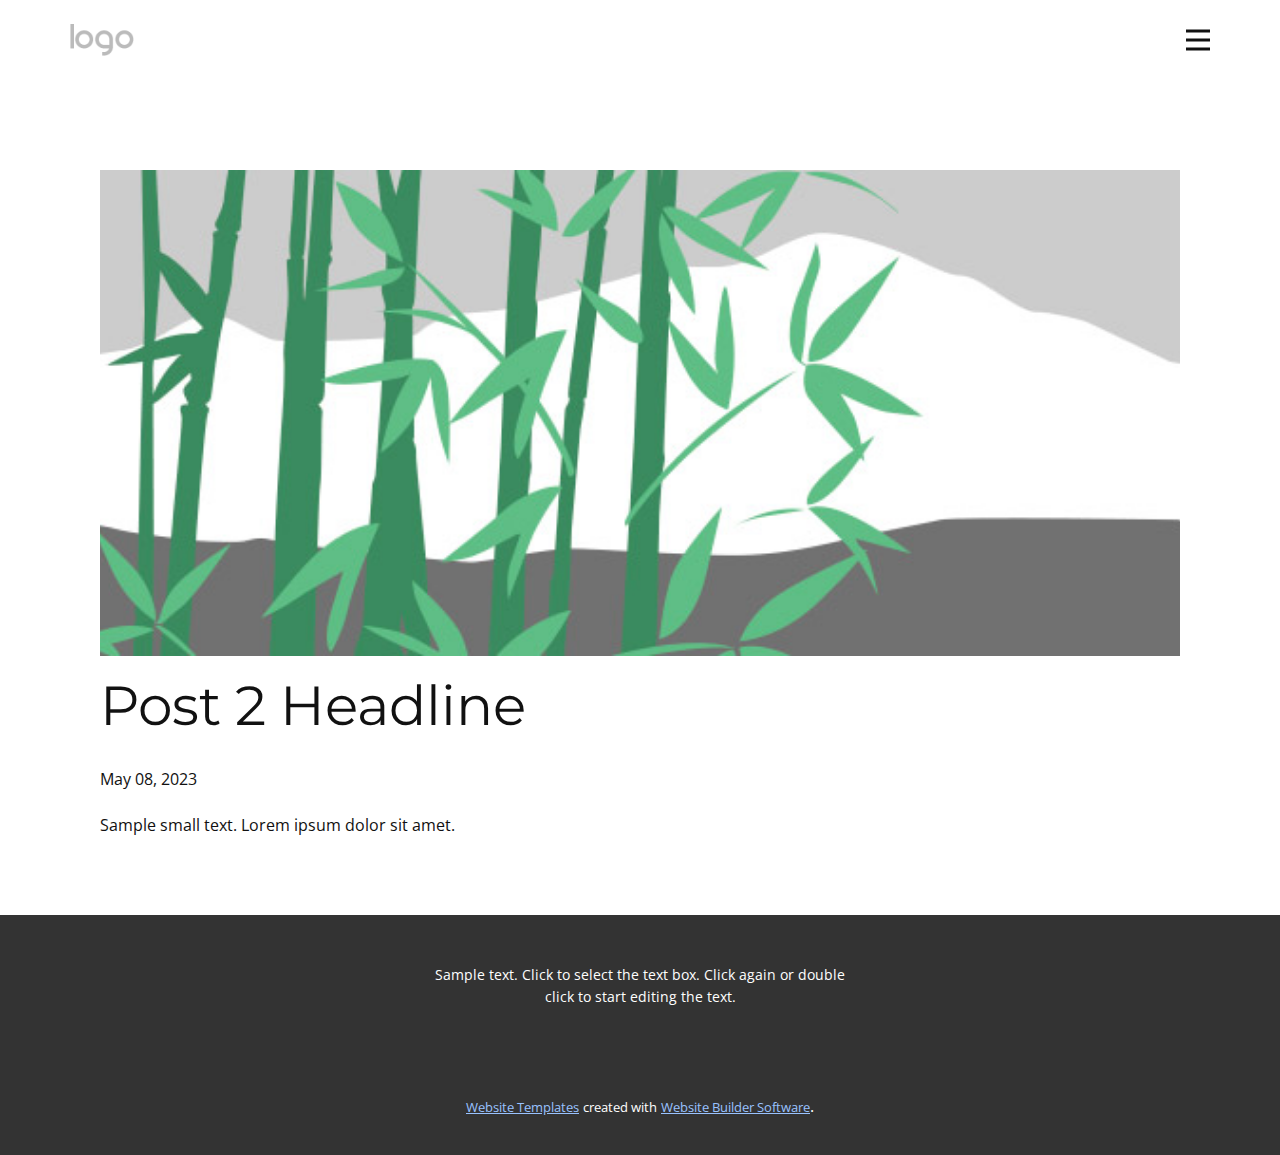
<file: blog/post-1.html>
<!DOCTYPE html>
<html style="font-size: 16px;" lang="en"><head>
    <meta name="viewport" content="width=device-width, initial-scale=1.0">
    <meta charset="utf-8">
    <meta name="keywords" content="Post 1 Headline">
    <meta name="description" content="">
    <title>Post 2 Headline</title>
    <link rel="stylesheet" href="../nicepage.css" media="screen">
<link rel="stylesheet" href="../Post-Template.css" media="screen">
    <script class="u-script" type="text/javascript" src="../jquery-1.9.1.min.js" defer=""></script>
    <script class="u-script" type="text/javascript" src="../nicepage.js" defer=""></script>
    <meta name="generator" content="Nicepage 5.9.14, nicepage.com">
    <link id="u-theme-google-font" rel="stylesheet" href="https://fonts.googleapis.com/css?family=Montserrat:100,100i,200,200i,300,300i,400,400i,500,500i,600,600i,700,700i,800,800i,900,900i|Open+Sans:300,300i,400,400i,500,500i,600,600i,700,700i,800,800i">
    
    
    <script type="application/ld+json">{
		"@context": "http://schema.org",
		"@type": "Organization",
		"name": "",
		"logo": "images/default-logo.png"
}</script>
    <meta name="theme-color" content="#0066ff">
  <meta data-intl-tel-input-cdn-path="intlTelInput/"></head>
  <body class="u-body u-xl-mode" data-lang="en"><header class="u-clearfix u-header u-header" id="sec-35f7"><div class="u-clearfix u-sheet u-valign-middle u-sheet-1">
        <a href="https://nicepage.com" class="u-image u-logo u-image-1">
          <img src="../images/default-logo.png" class="u-logo-image u-logo-image-1">
        </a>
        <nav class="u-menu u-menu-hamburger u-offcanvas u-menu-1" data-responsive-from="XL">
          <div class="menu-collapse" style="font-size: 1rem; letter-spacing: 0px; font-weight: 700;">
            <a class="u-button-style u-custom-border u-custom-border-color u-custom-borders u-custom-left-right-menu-spacing u-custom-padding-bottom u-custom-text-active-color u-custom-text-color u-custom-text-hover-color u-custom-top-bottom-menu-spacing u-nav-link u-text-active-palette-1-base u-text-hover-palette-2-base" href="#">
              <svg class="u-svg-link" viewBox="0 0 24 24"><use xlink:href="#menu-hamburger"></use></svg>
              <svg class="u-svg-content" version="1.1" id="menu-hamburger" viewBox="0 0 16 16" x="0px" y="0px" xmlns:xlink="http://www.w3.org/1999/xlink" xmlns="http://www.w3.org/2000/svg"><g><rect y="1" width="16" height="2"></rect><rect y="7" width="16" height="2"></rect><rect y="13" width="16" height="2"></rect>
</g></svg>
            </a>
          </div>
          <div class="u-custom-menu u-nav-container">
            <ul class="u-nav u-spacing-20 u-unstyled u-nav-1"><li class="u-nav-item"><a class="u-button-style u-nav-link u-text-active-palette-3-base u-text-grey-90 u-text-hover-palette-3-base" href="#" style="padding: 10px;">Home</a>
</li></ul>
          </div>
          <div class="u-custom-menu u-nav-container-collapse">
            <div class="u-black u-container-style u-inner-container-layout u-opacity u-opacity-95 u-sidenav">
              <div class="u-inner-container-layout u-sidenav-overflow">
                <div class="u-menu-close"></div>
                <ul class="u-align-center u-nav u-popupmenu-items u-unstyled u-nav-2"><li class="u-nav-item"><a class="u-button-style u-nav-link" href="#">Home</a>
</li></ul>
              </div>
            </div>
            <div class="u-black u-menu-overlay u-opacity u-opacity-70"></div>
          </div>
        </nav>
      </div></header>
    <section class="u-align-center u-clearfix u-section-1" id="sec-aa21">
      <div class="u-clearfix u-sheet u-valign-middle-md u-valign-middle-sm u-valign-middle-xs u-sheet-1"><!--post_details--><!--post_details_options_json--><!--{"source":""}--><!--/post_details_options_json--><!--blog_post-->
        <div class="u-container-style u-expanded-width u-post-details u-post-details-1">
          <div class="u-container-layout u-valign-middle u-container-layout-1"><!--blog_post_image-->
            <img alt="" class="u-blog-control u-expanded-width u-image u-image-default u-image-1" src="../images/68f64b9d.jpeg"><!--/blog_post_image--><!--blog_post_header-->
            <h2 class="u-blog-control u-text u-text-1">Post 2 Headline</h2><!--/blog_post_header--><!--blog_post_metadata-->
            <div class="u-blog-control u-metadata u-metadata-1"><!--blog_post_metadata_date-->
              <span class="u-meta-date u-meta-icon">May 08, 2023</span><!--/blog_post_metadata_date--><!--blog_post_metadata_category-->
              <!--/blog_post_metadata_category--><!--blog_post_metadata_comments-->
              <!--/blog_post_metadata_comments-->
            </div><!--/blog_post_metadata--><!--blog_post_content-->
            <div class="u-align-justify u-blog-control u-post-content u-text u-text-2 fr-view">
  Sample small text. Lorem ipsum dolor sit amet.
  </div><!--/blog_post_content-->
          </div>
        </div><!--/blog_post--><!--/post_details-->
      </div>
    </section>
    
    
    <footer class="u-align-center u-clearfix u-footer u-grey-80 u-footer" id="sec-251b"><div class="u-clearfix u-sheet u-sheet-1">
        <p class="u-small-text u-text u-text-variant u-text-1">Sample text. Click to select the text box. Click again or double click to start editing the text.</p>
      </div></footer>
    <section class="u-backlink u-clearfix u-grey-80">
      <a class="u-link" href="https://nicepage.com/website-templates" target="_blank">
        <span>Website Templates</span>
      </a>
      <p class="u-text">
        <span>created with</span>
      </p>
      <a class="u-link" href="" target="_blank">
        <span>Website Builder Software</span>
      </a>. 
    </section>
  
</body></html>
</file>
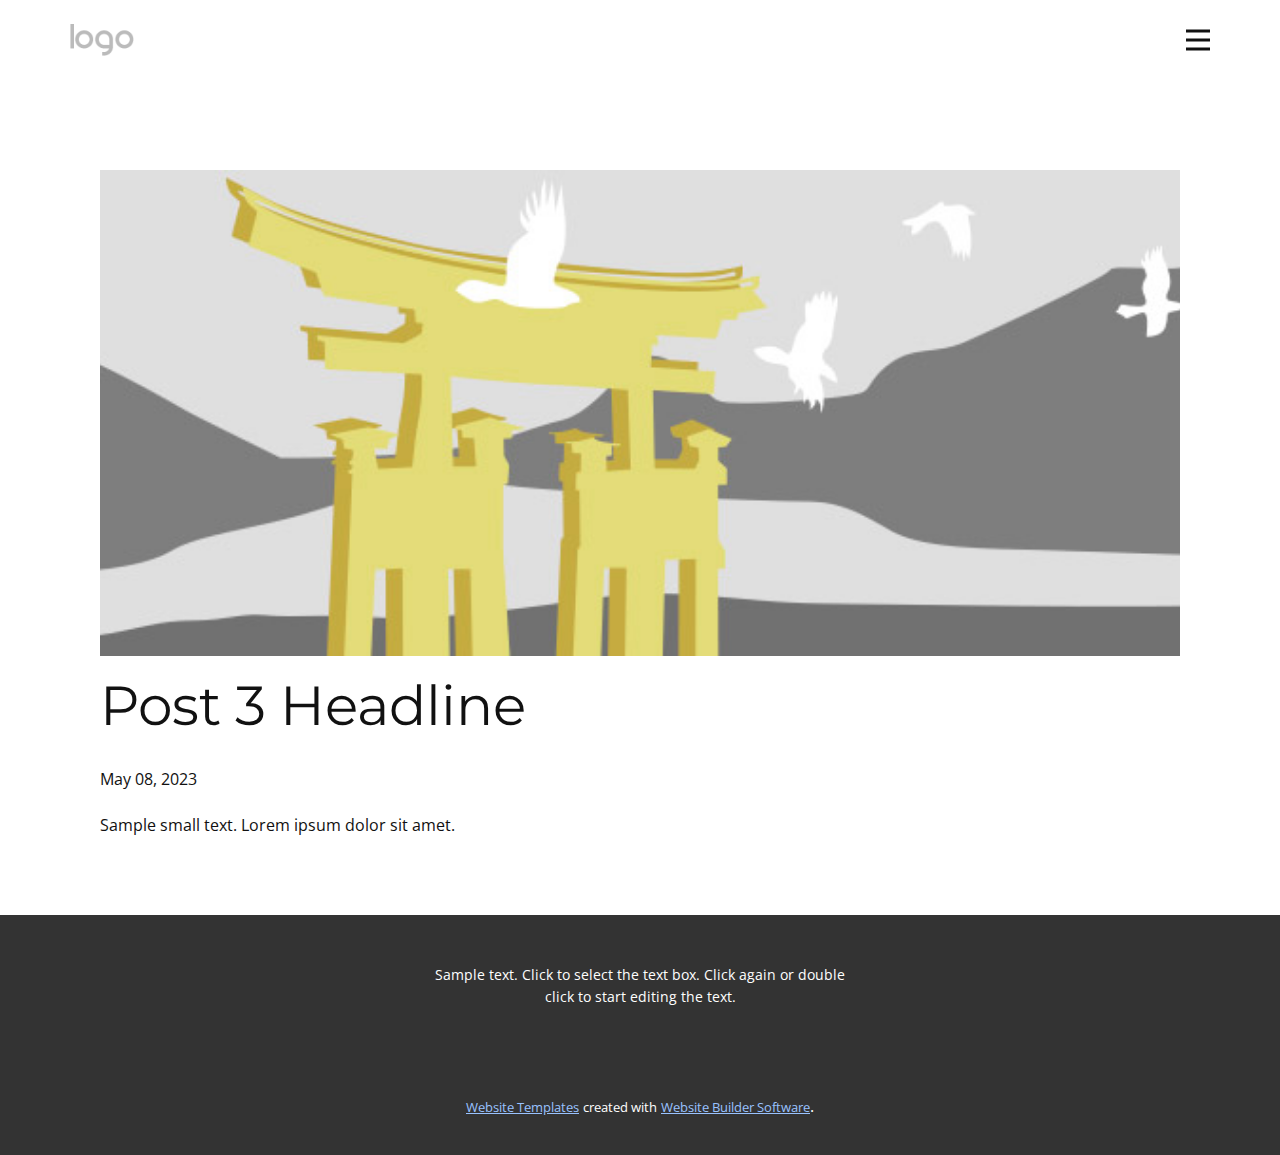
<file: blog/post-2.html>
<!DOCTYPE html>
<html style="font-size: 16px;" lang="en"><head>
    <meta name="viewport" content="width=device-width, initial-scale=1.0">
    <meta charset="utf-8">
    <meta name="keywords" content="Post 1 Headline">
    <meta name="description" content="">
    <title>Post 3 Headline</title>
    <link rel="stylesheet" href="../nicepage.css" media="screen">
<link rel="stylesheet" href="../Post-Template.css" media="screen">
    <script class="u-script" type="text/javascript" src="../jquery-1.9.1.min.js" defer=""></script>
    <script class="u-script" type="text/javascript" src="../nicepage.js" defer=""></script>
    <meta name="generator" content="Nicepage 5.9.14, nicepage.com">
    <link id="u-theme-google-font" rel="stylesheet" href="https://fonts.googleapis.com/css?family=Montserrat:100,100i,200,200i,300,300i,400,400i,500,500i,600,600i,700,700i,800,800i,900,900i|Open+Sans:300,300i,400,400i,500,500i,600,600i,700,700i,800,800i">
    
    
    <script type="application/ld+json">{
		"@context": "http://schema.org",
		"@type": "Organization",
		"name": "",
		"logo": "images/default-logo.png"
}</script>
    <meta name="theme-color" content="#0066ff">
  <meta data-intl-tel-input-cdn-path="intlTelInput/"></head>
  <body class="u-body u-xl-mode" data-lang="en"><header class="u-clearfix u-header u-header" id="sec-35f7"><div class="u-clearfix u-sheet u-valign-middle u-sheet-1">
        <a href="https://nicepage.com" class="u-image u-logo u-image-1">
          <img src="../images/default-logo.png" class="u-logo-image u-logo-image-1">
        </a>
        <nav class="u-menu u-menu-hamburger u-offcanvas u-menu-1" data-responsive-from="XL">
          <div class="menu-collapse" style="font-size: 1rem; letter-spacing: 0px; font-weight: 700;">
            <a class="u-button-style u-custom-border u-custom-border-color u-custom-borders u-custom-left-right-menu-spacing u-custom-padding-bottom u-custom-text-active-color u-custom-text-color u-custom-text-hover-color u-custom-top-bottom-menu-spacing u-nav-link u-text-active-palette-1-base u-text-hover-palette-2-base" href="#">
              <svg class="u-svg-link" viewBox="0 0 24 24"><use xlink:href="#menu-hamburger"></use></svg>
              <svg class="u-svg-content" version="1.1" id="menu-hamburger" viewBox="0 0 16 16" x="0px" y="0px" xmlns:xlink="http://www.w3.org/1999/xlink" xmlns="http://www.w3.org/2000/svg"><g><rect y="1" width="16" height="2"></rect><rect y="7" width="16" height="2"></rect><rect y="13" width="16" height="2"></rect>
</g></svg>
            </a>
          </div>
          <div class="u-custom-menu u-nav-container">
            <ul class="u-nav u-spacing-20 u-unstyled u-nav-1"><li class="u-nav-item"><a class="u-button-style u-nav-link u-text-active-palette-3-base u-text-grey-90 u-text-hover-palette-3-base" href="#" style="padding: 10px;">Home</a>
</li></ul>
          </div>
          <div class="u-custom-menu u-nav-container-collapse">
            <div class="u-black u-container-style u-inner-container-layout u-opacity u-opacity-95 u-sidenav">
              <div class="u-inner-container-layout u-sidenav-overflow">
                <div class="u-menu-close"></div>
                <ul class="u-align-center u-nav u-popupmenu-items u-unstyled u-nav-2"><li class="u-nav-item"><a class="u-button-style u-nav-link" href="#">Home</a>
</li></ul>
              </div>
            </div>
            <div class="u-black u-menu-overlay u-opacity u-opacity-70"></div>
          </div>
        </nav>
      </div></header>
    <section class="u-align-center u-clearfix u-section-1" id="sec-aa21">
      <div class="u-clearfix u-sheet u-valign-middle-md u-valign-middle-sm u-valign-middle-xs u-sheet-1"><!--post_details--><!--post_details_options_json--><!--{"source":""}--><!--/post_details_options_json--><!--blog_post-->
        <div class="u-container-style u-expanded-width u-post-details u-post-details-1">
          <div class="u-container-layout u-valign-middle u-container-layout-1"><!--blog_post_image-->
            <img alt="" class="u-blog-control u-expanded-width u-image u-image-default u-image-1" src="../images/8ad73f3c.jpeg"><!--/blog_post_image--><!--blog_post_header-->
            <h2 class="u-blog-control u-text u-text-1">Post 3 Headline</h2><!--/blog_post_header--><!--blog_post_metadata-->
            <div class="u-blog-control u-metadata u-metadata-1"><!--blog_post_metadata_date-->
              <span class="u-meta-date u-meta-icon">May 08, 2023</span><!--/blog_post_metadata_date--><!--blog_post_metadata_category-->
              <!--/blog_post_metadata_category--><!--blog_post_metadata_comments-->
              <!--/blog_post_metadata_comments-->
            </div><!--/blog_post_metadata--><!--blog_post_content-->
            <div class="u-align-justify u-blog-control u-post-content u-text u-text-2 fr-view">
  Sample small text. Lorem ipsum dolor sit amet.
  </div><!--/blog_post_content-->
          </div>
        </div><!--/blog_post--><!--/post_details-->
      </div>
    </section>
    
    
    <footer class="u-align-center u-clearfix u-footer u-grey-80 u-footer" id="sec-251b"><div class="u-clearfix u-sheet u-sheet-1">
        <p class="u-small-text u-text u-text-variant u-text-1">Sample text. Click to select the text box. Click again or double click to start editing the text.</p>
      </div></footer>
    <section class="u-backlink u-clearfix u-grey-80">
      <a class="u-link" href="https://nicepage.com/website-templates" target="_blank">
        <span>Website Templates</span>
      </a>
      <p class="u-text">
        <span>created with</span>
      </p>
      <a class="u-link" href="" target="_blank">
        <span>Website Builder Software</span>
      </a>. 
    </section>
  
</body></html>
</file>
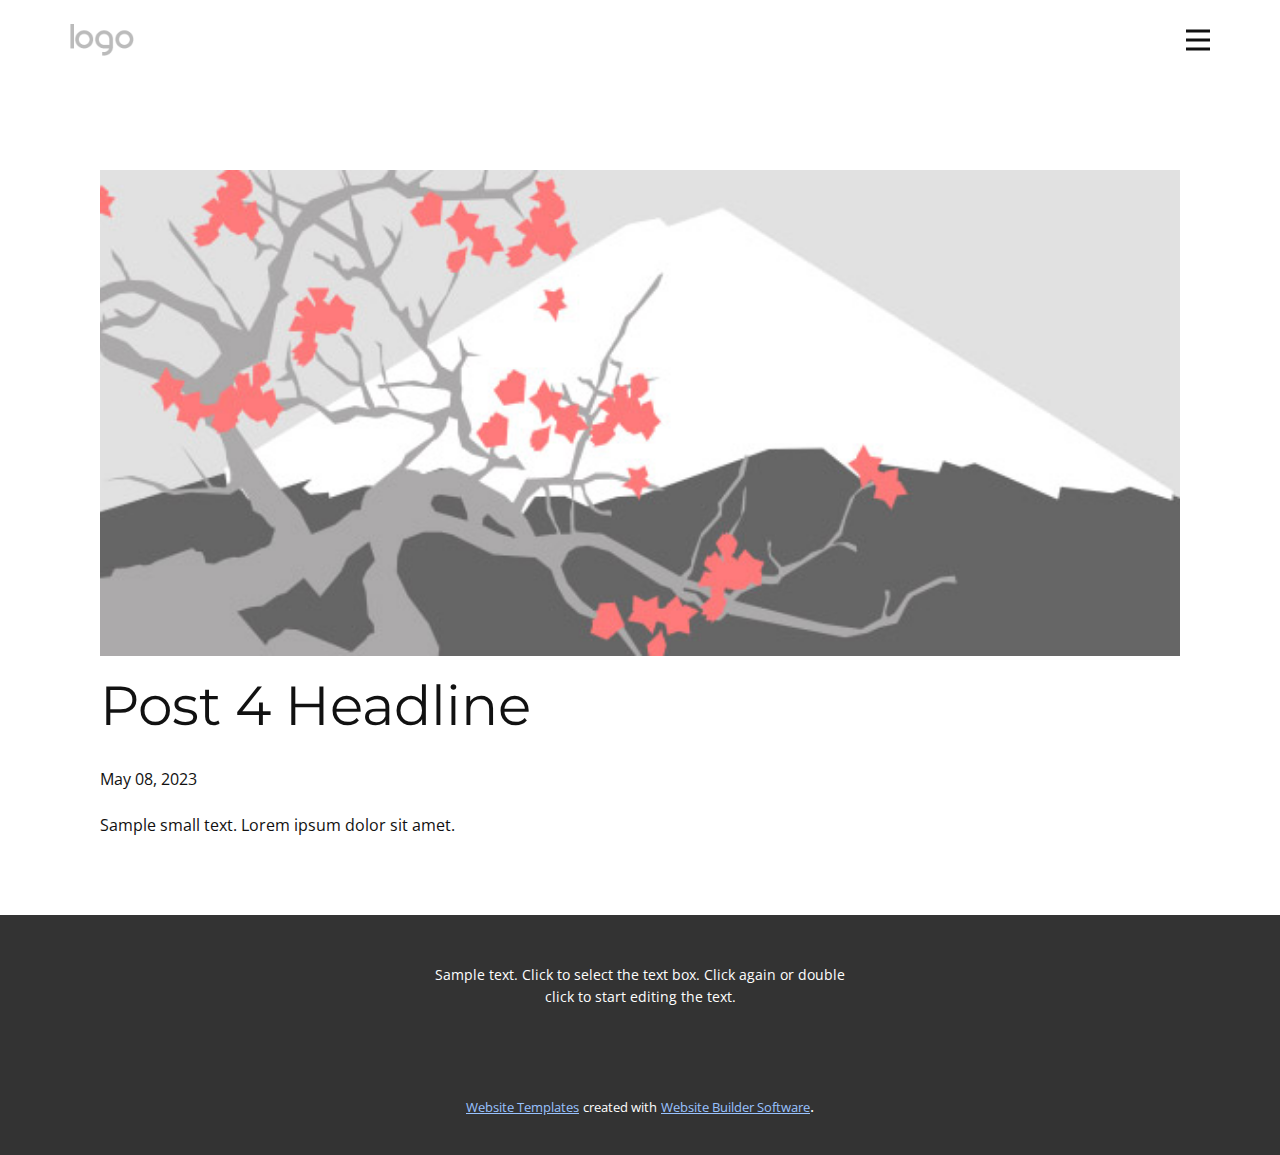
<file: blog/post-3.html>
<!DOCTYPE html>
<html style="font-size: 16px;" lang="en"><head>
    <meta name="viewport" content="width=device-width, initial-scale=1.0">
    <meta charset="utf-8">
    <meta name="keywords" content="Post 1 Headline">
    <meta name="description" content="">
    <title>Post 4 Headline</title>
    <link rel="stylesheet" href="../nicepage.css" media="screen">
<link rel="stylesheet" href="../Post-Template.css" media="screen">
    <script class="u-script" type="text/javascript" src="../jquery-1.9.1.min.js" defer=""></script>
    <script class="u-script" type="text/javascript" src="../nicepage.js" defer=""></script>
    <meta name="generator" content="Nicepage 5.9.14, nicepage.com">
    <link id="u-theme-google-font" rel="stylesheet" href="https://fonts.googleapis.com/css?family=Montserrat:100,100i,200,200i,300,300i,400,400i,500,500i,600,600i,700,700i,800,800i,900,900i|Open+Sans:300,300i,400,400i,500,500i,600,600i,700,700i,800,800i">
    
    
    <script type="application/ld+json">{
		"@context": "http://schema.org",
		"@type": "Organization",
		"name": "",
		"logo": "images/default-logo.png"
}</script>
    <meta name="theme-color" content="#0066ff">
  <meta data-intl-tel-input-cdn-path="intlTelInput/"></head>
  <body class="u-body u-xl-mode" data-lang="en"><header class="u-clearfix u-header u-header" id="sec-35f7"><div class="u-clearfix u-sheet u-valign-middle u-sheet-1">
        <a href="https://nicepage.com" class="u-image u-logo u-image-1">
          <img src="../images/default-logo.png" class="u-logo-image u-logo-image-1">
        </a>
        <nav class="u-menu u-menu-hamburger u-offcanvas u-menu-1" data-responsive-from="XL">
          <div class="menu-collapse" style="font-size: 1rem; letter-spacing: 0px; font-weight: 700;">
            <a class="u-button-style u-custom-border u-custom-border-color u-custom-borders u-custom-left-right-menu-spacing u-custom-padding-bottom u-custom-text-active-color u-custom-text-color u-custom-text-hover-color u-custom-top-bottom-menu-spacing u-nav-link u-text-active-palette-1-base u-text-hover-palette-2-base" href="#">
              <svg class="u-svg-link" viewBox="0 0 24 24"><use xlink:href="#menu-hamburger"></use></svg>
              <svg class="u-svg-content" version="1.1" id="menu-hamburger" viewBox="0 0 16 16" x="0px" y="0px" xmlns:xlink="http://www.w3.org/1999/xlink" xmlns="http://www.w3.org/2000/svg"><g><rect y="1" width="16" height="2"></rect><rect y="7" width="16" height="2"></rect><rect y="13" width="16" height="2"></rect>
</g></svg>
            </a>
          </div>
          <div class="u-custom-menu u-nav-container">
            <ul class="u-nav u-spacing-20 u-unstyled u-nav-1"><li class="u-nav-item"><a class="u-button-style u-nav-link u-text-active-palette-3-base u-text-grey-90 u-text-hover-palette-3-base" href="#" style="padding: 10px;">Home</a>
</li></ul>
          </div>
          <div class="u-custom-menu u-nav-container-collapse">
            <div class="u-black u-container-style u-inner-container-layout u-opacity u-opacity-95 u-sidenav">
              <div class="u-inner-container-layout u-sidenav-overflow">
                <div class="u-menu-close"></div>
                <ul class="u-align-center u-nav u-popupmenu-items u-unstyled u-nav-2"><li class="u-nav-item"><a class="u-button-style u-nav-link" href="#">Home</a>
</li></ul>
              </div>
            </div>
            <div class="u-black u-menu-overlay u-opacity u-opacity-70"></div>
          </div>
        </nav>
      </div></header>
    <section class="u-align-center u-clearfix u-section-1" id="sec-aa21">
      <div class="u-clearfix u-sheet u-valign-middle-md u-valign-middle-sm u-valign-middle-xs u-sheet-1"><!--post_details--><!--post_details_options_json--><!--{"source":""}--><!--/post_details_options_json--><!--blog_post-->
        <div class="u-container-style u-expanded-width u-post-details u-post-details-1">
          <div class="u-container-layout u-valign-middle u-container-layout-1"><!--blog_post_image-->
            <img alt="" class="u-blog-control u-expanded-width u-image u-image-default u-image-1" src="../images/0fd3416c.jpeg"><!--/blog_post_image--><!--blog_post_header-->
            <h2 class="u-blog-control u-text u-text-1">Post 4 Headline</h2><!--/blog_post_header--><!--blog_post_metadata-->
            <div class="u-blog-control u-metadata u-metadata-1"><!--blog_post_metadata_date-->
              <span class="u-meta-date u-meta-icon">May 08, 2023</span><!--/blog_post_metadata_date--><!--blog_post_metadata_category-->
              <!--/blog_post_metadata_category--><!--blog_post_metadata_comments-->
              <!--/blog_post_metadata_comments-->
            </div><!--/blog_post_metadata--><!--blog_post_content-->
            <div class="u-align-justify u-blog-control u-post-content u-text u-text-2 fr-view">
  Sample small text. Lorem ipsum dolor sit amet.
  </div><!--/blog_post_content-->
          </div>
        </div><!--/blog_post--><!--/post_details-->
      </div>
    </section>
    
    
    <footer class="u-align-center u-clearfix u-footer u-grey-80 u-footer" id="sec-251b"><div class="u-clearfix u-sheet u-sheet-1">
        <p class="u-small-text u-text u-text-variant u-text-1">Sample text. Click to select the text box. Click again or double click to start editing the text.</p>
      </div></footer>
    <section class="u-backlink u-clearfix u-grey-80">
      <a class="u-link" href="https://nicepage.com/website-templates" target="_blank">
        <span>Website Templates</span>
      </a>
      <p class="u-text">
        <span>created with</span>
      </p>
      <a class="u-link" href="" target="_blank">
        <span>Website Builder Software</span>
      </a>. 
    </section>
  
</body></html>
</file>
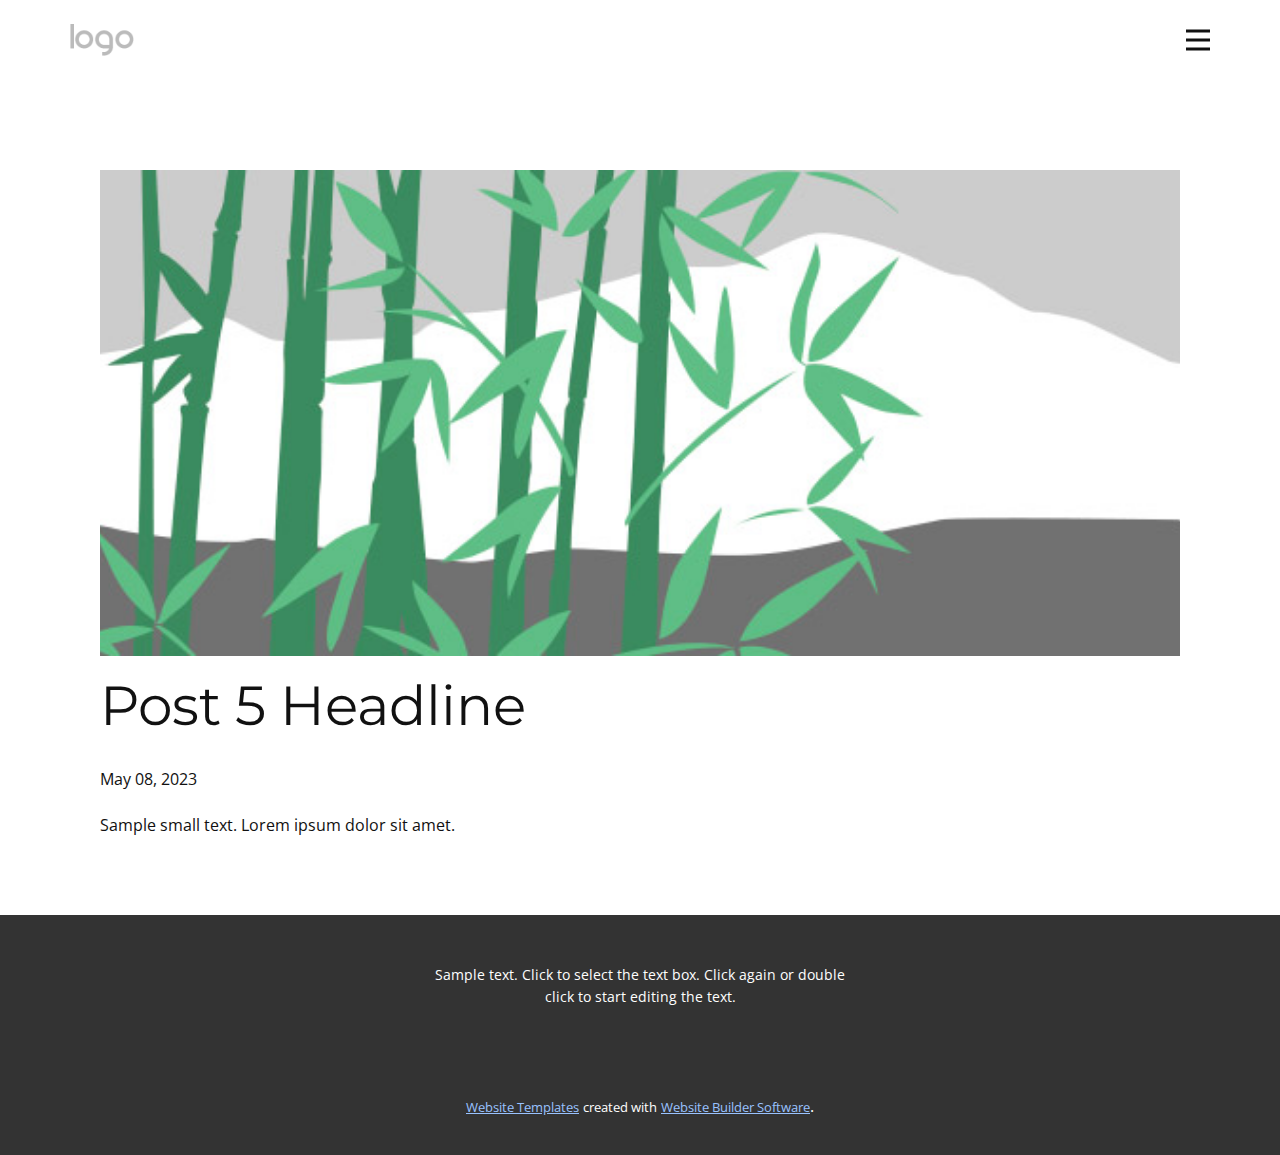
<file: blog/post-4.html>
<!DOCTYPE html>
<html style="font-size: 16px;" lang="en"><head>
    <meta name="viewport" content="width=device-width, initial-scale=1.0">
    <meta charset="utf-8">
    <meta name="keywords" content="Post 1 Headline">
    <meta name="description" content="">
    <title>Post 5 Headline</title>
    <link rel="stylesheet" href="../nicepage.css" media="screen">
<link rel="stylesheet" href="../Post-Template.css" media="screen">
    <script class="u-script" type="text/javascript" src="../jquery-1.9.1.min.js" defer=""></script>
    <script class="u-script" type="text/javascript" src="../nicepage.js" defer=""></script>
    <meta name="generator" content="Nicepage 5.9.14, nicepage.com">
    <link id="u-theme-google-font" rel="stylesheet" href="https://fonts.googleapis.com/css?family=Montserrat:100,100i,200,200i,300,300i,400,400i,500,500i,600,600i,700,700i,800,800i,900,900i|Open+Sans:300,300i,400,400i,500,500i,600,600i,700,700i,800,800i">
    
    
    <script type="application/ld+json">{
		"@context": "http://schema.org",
		"@type": "Organization",
		"name": "",
		"logo": "images/default-logo.png"
}</script>
    <meta name="theme-color" content="#0066ff">
  <meta data-intl-tel-input-cdn-path="intlTelInput/"></head>
  <body class="u-body u-xl-mode" data-lang="en"><header class="u-clearfix u-header u-header" id="sec-35f7"><div class="u-clearfix u-sheet u-valign-middle u-sheet-1">
        <a href="https://nicepage.com" class="u-image u-logo u-image-1">
          <img src="../images/default-logo.png" class="u-logo-image u-logo-image-1">
        </a>
        <nav class="u-menu u-menu-hamburger u-offcanvas u-menu-1" data-responsive-from="XL">
          <div class="menu-collapse" style="font-size: 1rem; letter-spacing: 0px; font-weight: 700;">
            <a class="u-button-style u-custom-border u-custom-border-color u-custom-borders u-custom-left-right-menu-spacing u-custom-padding-bottom u-custom-text-active-color u-custom-text-color u-custom-text-hover-color u-custom-top-bottom-menu-spacing u-nav-link u-text-active-palette-1-base u-text-hover-palette-2-base" href="#">
              <svg class="u-svg-link" viewBox="0 0 24 24"><use xlink:href="#menu-hamburger"></use></svg>
              <svg class="u-svg-content" version="1.1" id="menu-hamburger" viewBox="0 0 16 16" x="0px" y="0px" xmlns:xlink="http://www.w3.org/1999/xlink" xmlns="http://www.w3.org/2000/svg"><g><rect y="1" width="16" height="2"></rect><rect y="7" width="16" height="2"></rect><rect y="13" width="16" height="2"></rect>
</g></svg>
            </a>
          </div>
          <div class="u-custom-menu u-nav-container">
            <ul class="u-nav u-spacing-20 u-unstyled u-nav-1"><li class="u-nav-item"><a class="u-button-style u-nav-link u-text-active-palette-3-base u-text-grey-90 u-text-hover-palette-3-base" href="#" style="padding: 10px;">Home</a>
</li></ul>
          </div>
          <div class="u-custom-menu u-nav-container-collapse">
            <div class="u-black u-container-style u-inner-container-layout u-opacity u-opacity-95 u-sidenav">
              <div class="u-inner-container-layout u-sidenav-overflow">
                <div class="u-menu-close"></div>
                <ul class="u-align-center u-nav u-popupmenu-items u-unstyled u-nav-2"><li class="u-nav-item"><a class="u-button-style u-nav-link" href="#">Home</a>
</li></ul>
              </div>
            </div>
            <div class="u-black u-menu-overlay u-opacity u-opacity-70"></div>
          </div>
        </nav>
      </div></header>
    <section class="u-align-center u-clearfix u-section-1" id="sec-aa21">
      <div class="u-clearfix u-sheet u-valign-middle-md u-valign-middle-sm u-valign-middle-xs u-sheet-1"><!--post_details--><!--post_details_options_json--><!--{"source":""}--><!--/post_details_options_json--><!--blog_post-->
        <div class="u-container-style u-expanded-width u-post-details u-post-details-1">
          <div class="u-container-layout u-valign-middle u-container-layout-1"><!--blog_post_image-->
            <img alt="" class="u-blog-control u-expanded-width u-image u-image-default u-image-1" src="../images/68f64b9d.jpeg"><!--/blog_post_image--><!--blog_post_header-->
            <h2 class="u-blog-control u-text u-text-1">Post 5 Headline</h2><!--/blog_post_header--><!--blog_post_metadata-->
            <div class="u-blog-control u-metadata u-metadata-1"><!--blog_post_metadata_date-->
              <span class="u-meta-date u-meta-icon">May 08, 2023</span><!--/blog_post_metadata_date--><!--blog_post_metadata_category-->
              <!--/blog_post_metadata_category--><!--blog_post_metadata_comments-->
              <!--/blog_post_metadata_comments-->
            </div><!--/blog_post_metadata--><!--blog_post_content-->
            <div class="u-align-justify u-blog-control u-post-content u-text u-text-2 fr-view">
  Sample small text. Lorem ipsum dolor sit amet.
  </div><!--/blog_post_content-->
          </div>
        </div><!--/blog_post--><!--/post_details-->
      </div>
    </section>
    
    
    <footer class="u-align-center u-clearfix u-footer u-grey-80 u-footer" id="sec-251b"><div class="u-clearfix u-sheet u-sheet-1">
        <p class="u-small-text u-text u-text-variant u-text-1">Sample text. Click to select the text box. Click again or double click to start editing the text.</p>
      </div></footer>
    <section class="u-backlink u-clearfix u-grey-80">
      <a class="u-link" href="https://nicepage.com/website-templates" target="_blank">
        <span>Website Templates</span>
      </a>
      <p class="u-text">
        <span>created with</span>
      </p>
      <a class="u-link" href="" target="_blank">
        <span>Website Builder Software</span>
      </a>. 
    </section>
  
</body></html>
</file>
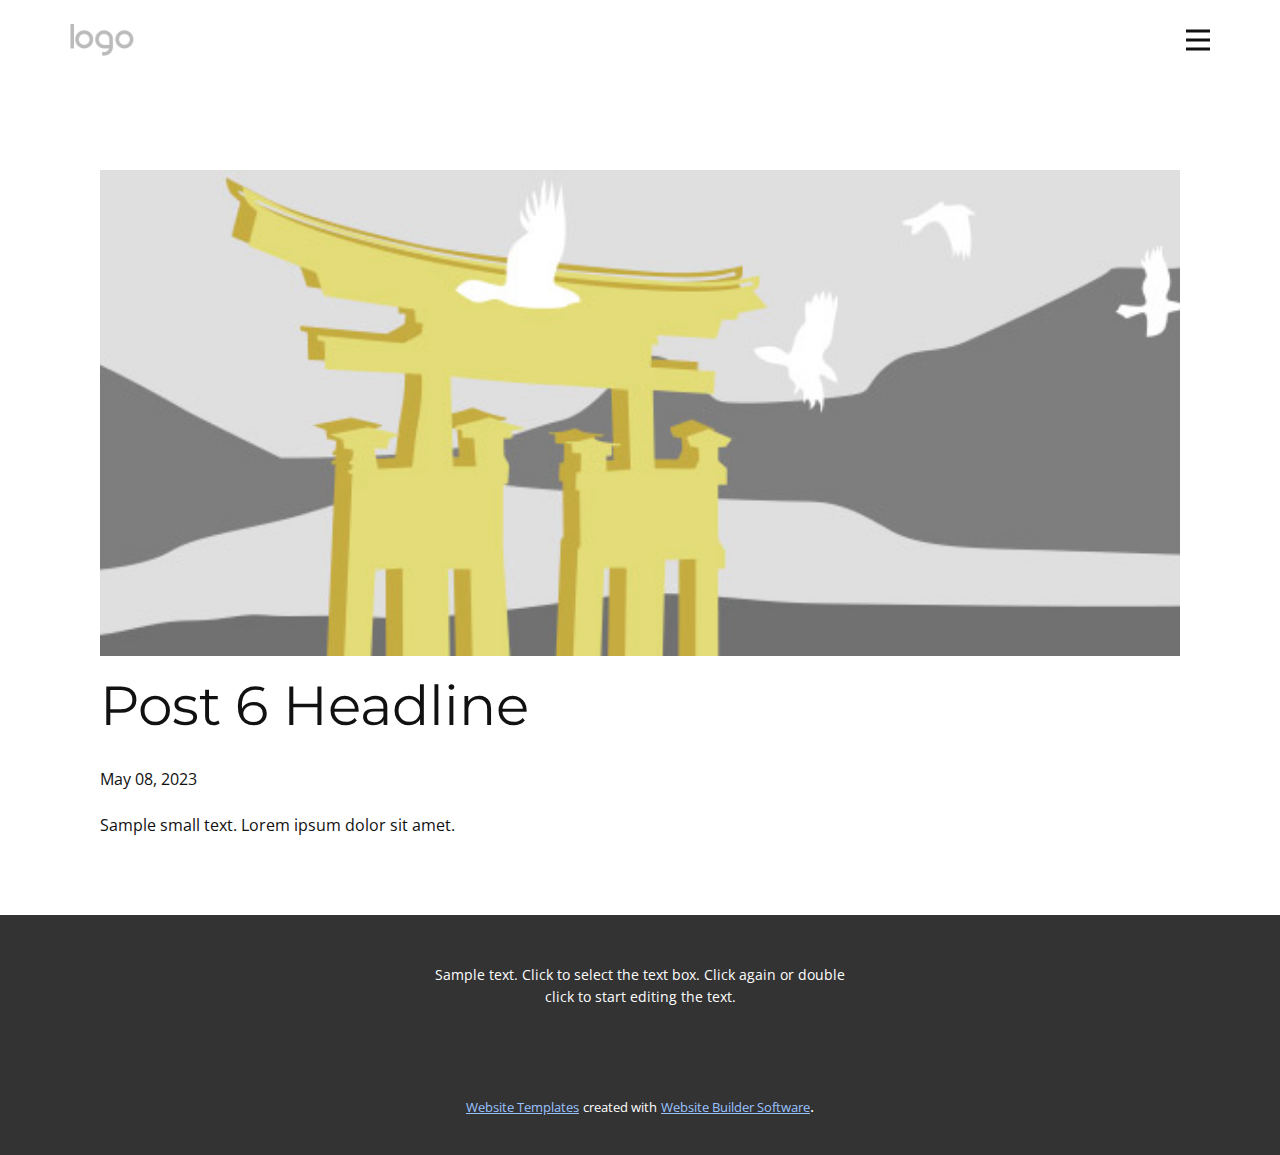
<file: blog/post-5.html>
<!DOCTYPE html>
<html style="font-size: 16px;" lang="en"><head>
    <meta name="viewport" content="width=device-width, initial-scale=1.0">
    <meta charset="utf-8">
    <meta name="keywords" content="Post 1 Headline">
    <meta name="description" content="">
    <title>Post 6 Headline</title>
    <link rel="stylesheet" href="../nicepage.css" media="screen">
<link rel="stylesheet" href="../Post-Template.css" media="screen">
    <script class="u-script" type="text/javascript" src="../jquery-1.9.1.min.js" defer=""></script>
    <script class="u-script" type="text/javascript" src="../nicepage.js" defer=""></script>
    <meta name="generator" content="Nicepage 5.9.14, nicepage.com">
    <link id="u-theme-google-font" rel="stylesheet" href="https://fonts.googleapis.com/css?family=Montserrat:100,100i,200,200i,300,300i,400,400i,500,500i,600,600i,700,700i,800,800i,900,900i|Open+Sans:300,300i,400,400i,500,500i,600,600i,700,700i,800,800i">
    
    
    <script type="application/ld+json">{
		"@context": "http://schema.org",
		"@type": "Organization",
		"name": "",
		"logo": "images/default-logo.png"
}</script>
    <meta name="theme-color" content="#0066ff">
  <meta data-intl-tel-input-cdn-path="intlTelInput/"></head>
  <body class="u-body u-xl-mode" data-lang="en"><header class="u-clearfix u-header u-header" id="sec-35f7"><div class="u-clearfix u-sheet u-valign-middle u-sheet-1">
        <a href="https://nicepage.com" class="u-image u-logo u-image-1">
          <img src="../images/default-logo.png" class="u-logo-image u-logo-image-1">
        </a>
        <nav class="u-menu u-menu-hamburger u-offcanvas u-menu-1" data-responsive-from="XL">
          <div class="menu-collapse" style="font-size: 1rem; letter-spacing: 0px; font-weight: 700;">
            <a class="u-button-style u-custom-border u-custom-border-color u-custom-borders u-custom-left-right-menu-spacing u-custom-padding-bottom u-custom-text-active-color u-custom-text-color u-custom-text-hover-color u-custom-top-bottom-menu-spacing u-nav-link u-text-active-palette-1-base u-text-hover-palette-2-base" href="#">
              <svg class="u-svg-link" viewBox="0 0 24 24"><use xlink:href="#menu-hamburger"></use></svg>
              <svg class="u-svg-content" version="1.1" id="menu-hamburger" viewBox="0 0 16 16" x="0px" y="0px" xmlns:xlink="http://www.w3.org/1999/xlink" xmlns="http://www.w3.org/2000/svg"><g><rect y="1" width="16" height="2"></rect><rect y="7" width="16" height="2"></rect><rect y="13" width="16" height="2"></rect>
</g></svg>
            </a>
          </div>
          <div class="u-custom-menu u-nav-container">
            <ul class="u-nav u-spacing-20 u-unstyled u-nav-1"><li class="u-nav-item"><a class="u-button-style u-nav-link u-text-active-palette-3-base u-text-grey-90 u-text-hover-palette-3-base" href="#" style="padding: 10px;">Home</a>
</li></ul>
          </div>
          <div class="u-custom-menu u-nav-container-collapse">
            <div class="u-black u-container-style u-inner-container-layout u-opacity u-opacity-95 u-sidenav">
              <div class="u-inner-container-layout u-sidenav-overflow">
                <div class="u-menu-close"></div>
                <ul class="u-align-center u-nav u-popupmenu-items u-unstyled u-nav-2"><li class="u-nav-item"><a class="u-button-style u-nav-link" href="#">Home</a>
</li></ul>
              </div>
            </div>
            <div class="u-black u-menu-overlay u-opacity u-opacity-70"></div>
          </div>
        </nav>
      </div></header>
    <section class="u-align-center u-clearfix u-section-1" id="sec-aa21">
      <div class="u-clearfix u-sheet u-valign-middle-md u-valign-middle-sm u-valign-middle-xs u-sheet-1"><!--post_details--><!--post_details_options_json--><!--{"source":""}--><!--/post_details_options_json--><!--blog_post-->
        <div class="u-container-style u-expanded-width u-post-details u-post-details-1">
          <div class="u-container-layout u-valign-middle u-container-layout-1"><!--blog_post_image-->
            <img alt="" class="u-blog-control u-expanded-width u-image u-image-default u-image-1" src="../images/8ad73f3c.jpeg"><!--/blog_post_image--><!--blog_post_header-->
            <h2 class="u-blog-control u-text u-text-1">Post 6 Headline</h2><!--/blog_post_header--><!--blog_post_metadata-->
            <div class="u-blog-control u-metadata u-metadata-1"><!--blog_post_metadata_date-->
              <span class="u-meta-date u-meta-icon">May 08, 2023</span><!--/blog_post_metadata_date--><!--blog_post_metadata_category-->
              <!--/blog_post_metadata_category--><!--blog_post_metadata_comments-->
              <!--/blog_post_metadata_comments-->
            </div><!--/blog_post_metadata--><!--blog_post_content-->
            <div class="u-align-justify u-blog-control u-post-content u-text u-text-2 fr-view">
  Sample small text. Lorem ipsum dolor sit amet.
  </div><!--/blog_post_content-->
          </div>
        </div><!--/blog_post--><!--/post_details-->
      </div>
    </section>
    
    
    <footer class="u-align-center u-clearfix u-footer u-grey-80 u-footer" id="sec-251b"><div class="u-clearfix u-sheet u-sheet-1">
        <p class="u-small-text u-text u-text-variant u-text-1">Sample text. Click to select the text box. Click again or double click to start editing the text.</p>
      </div></footer>
    <section class="u-backlink u-clearfix u-grey-80">
      <a class="u-link" href="https://nicepage.com/website-templates" target="_blank">
        <span>Website Templates</span>
      </a>
      <p class="u-text">
        <span>created with</span>
      </p>
      <a class="u-link" href="" target="_blank">
        <span>Website Builder Software</span>
      </a>. 
    </section>
  
</body></html>
</file>
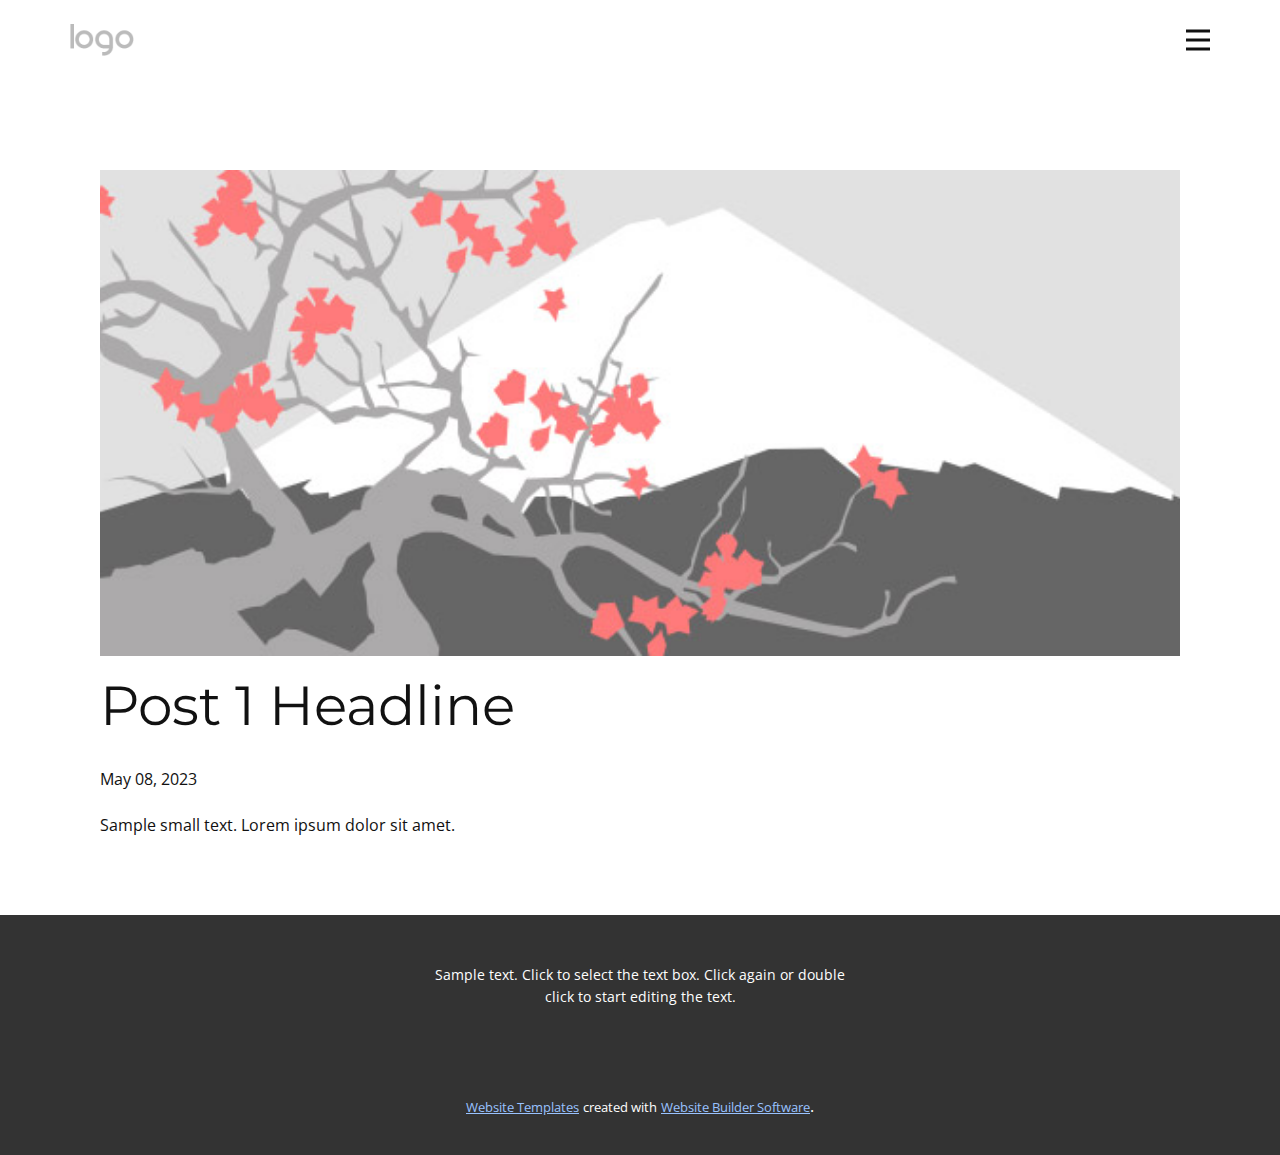
<file: blog/post.html>
<!DOCTYPE html>
<html style="font-size: 16px;" lang="en"><head>
    <meta name="viewport" content="width=device-width, initial-scale=1.0">
    <meta charset="utf-8">
    <meta name="keywords" content="Post 1 Headline">
    <meta name="description" content="">
    <title>Post 1 Headline</title>
    <link rel="stylesheet" href="../nicepage.css" media="screen">
<link rel="stylesheet" href="../Post-Template.css" media="screen">
    <script class="u-script" type="text/javascript" src="../jquery-1.9.1.min.js" defer=""></script>
    <script class="u-script" type="text/javascript" src="../nicepage.js" defer=""></script>
    <meta name="generator" content="Nicepage 5.9.14, nicepage.com">
    <link id="u-theme-google-font" rel="stylesheet" href="https://fonts.googleapis.com/css?family=Montserrat:100,100i,200,200i,300,300i,400,400i,500,500i,600,600i,700,700i,800,800i,900,900i|Open+Sans:300,300i,400,400i,500,500i,600,600i,700,700i,800,800i">
    
    
    <script type="application/ld+json">{
		"@context": "http://schema.org",
		"@type": "Organization",
		"name": "",
		"logo": "images/default-logo.png"
}</script>
    <meta name="theme-color" content="#0066ff">
  <meta data-intl-tel-input-cdn-path="intlTelInput/"></head>
  <body class="u-body u-xl-mode" data-lang="en"><header class="u-clearfix u-header u-header" id="sec-35f7"><div class="u-clearfix u-sheet u-valign-middle u-sheet-1">
        <a href="https://nicepage.com" class="u-image u-logo u-image-1">
          <img src="../images/default-logo.png" class="u-logo-image u-logo-image-1">
        </a>
        <nav class="u-menu u-menu-hamburger u-offcanvas u-menu-1" data-responsive-from="XL">
          <div class="menu-collapse" style="font-size: 1rem; letter-spacing: 0px; font-weight: 700;">
            <a class="u-button-style u-custom-border u-custom-border-color u-custom-borders u-custom-left-right-menu-spacing u-custom-padding-bottom u-custom-text-active-color u-custom-text-color u-custom-text-hover-color u-custom-top-bottom-menu-spacing u-nav-link u-text-active-palette-1-base u-text-hover-palette-2-base" href="#">
              <svg class="u-svg-link" viewBox="0 0 24 24"><use xlink:href="#menu-hamburger"></use></svg>
              <svg class="u-svg-content" version="1.1" id="menu-hamburger" viewBox="0 0 16 16" x="0px" y="0px" xmlns:xlink="http://www.w3.org/1999/xlink" xmlns="http://www.w3.org/2000/svg"><g><rect y="1" width="16" height="2"></rect><rect y="7" width="16" height="2"></rect><rect y="13" width="16" height="2"></rect>
</g></svg>
            </a>
          </div>
          <div class="u-custom-menu u-nav-container">
            <ul class="u-nav u-spacing-20 u-unstyled u-nav-1"><li class="u-nav-item"><a class="u-button-style u-nav-link u-text-active-palette-3-base u-text-grey-90 u-text-hover-palette-3-base" href="#" style="padding: 10px;">Home</a>
</li></ul>
          </div>
          <div class="u-custom-menu u-nav-container-collapse">
            <div class="u-black u-container-style u-inner-container-layout u-opacity u-opacity-95 u-sidenav">
              <div class="u-inner-container-layout u-sidenav-overflow">
                <div class="u-menu-close"></div>
                <ul class="u-align-center u-nav u-popupmenu-items u-unstyled u-nav-2"><li class="u-nav-item"><a class="u-button-style u-nav-link" href="#">Home</a>
</li></ul>
              </div>
            </div>
            <div class="u-black u-menu-overlay u-opacity u-opacity-70"></div>
          </div>
        </nav>
      </div></header>
    <section class="u-align-center u-clearfix u-section-1" id="sec-aa21">
      <div class="u-clearfix u-sheet u-valign-middle-md u-valign-middle-sm u-valign-middle-xs u-sheet-1"><!--post_details--><!--post_details_options_json--><!--{"source":""}--><!--/post_details_options_json--><!--blog_post-->
        <div class="u-container-style u-expanded-width u-post-details u-post-details-1">
          <div class="u-container-layout u-valign-middle u-container-layout-1"><!--blog_post_image-->
            <img alt="" class="u-blog-control u-expanded-width u-image u-image-default u-image-1" src="../images/0fd3416c.jpeg"><!--/blog_post_image--><!--blog_post_header-->
            <h2 class="u-blog-control u-text u-text-1">Post 1 Headline</h2><!--/blog_post_header--><!--blog_post_metadata-->
            <div class="u-blog-control u-metadata u-metadata-1"><!--blog_post_metadata_date-->
              <span class="u-meta-date u-meta-icon">May 08, 2023</span><!--/blog_post_metadata_date--><!--blog_post_metadata_category-->
              <!--/blog_post_metadata_category--><!--blog_post_metadata_comments-->
              <!--/blog_post_metadata_comments-->
            </div><!--/blog_post_metadata--><!--blog_post_content-->
            <div class="u-align-justify u-blog-control u-post-content u-text u-text-2 fr-view">
  Sample small text. Lorem ipsum dolor sit amet.
  </div><!--/blog_post_content-->
          </div>
        </div><!--/blog_post--><!--/post_details-->
      </div>
    </section>
    
    
    <footer class="u-align-center u-clearfix u-footer u-grey-80 u-footer" id="sec-251b"><div class="u-clearfix u-sheet u-sheet-1">
        <p class="u-small-text u-text u-text-variant u-text-1">Sample text. Click to select the text box. Click again or double click to start editing the text.</p>
      </div></footer>
    <section class="u-backlink u-clearfix u-grey-80">
      <a class="u-link" href="https://nicepage.com/website-templates" target="_blank">
        <span>Website Templates</span>
      </a>
      <p class="u-text">
        <span>created with</span>
      </p>
      <a class="u-link" href="" target="_blank">
        <span>Website Builder Software</span>
      </a>. 
    </section>
  
</body></html>
</file>
